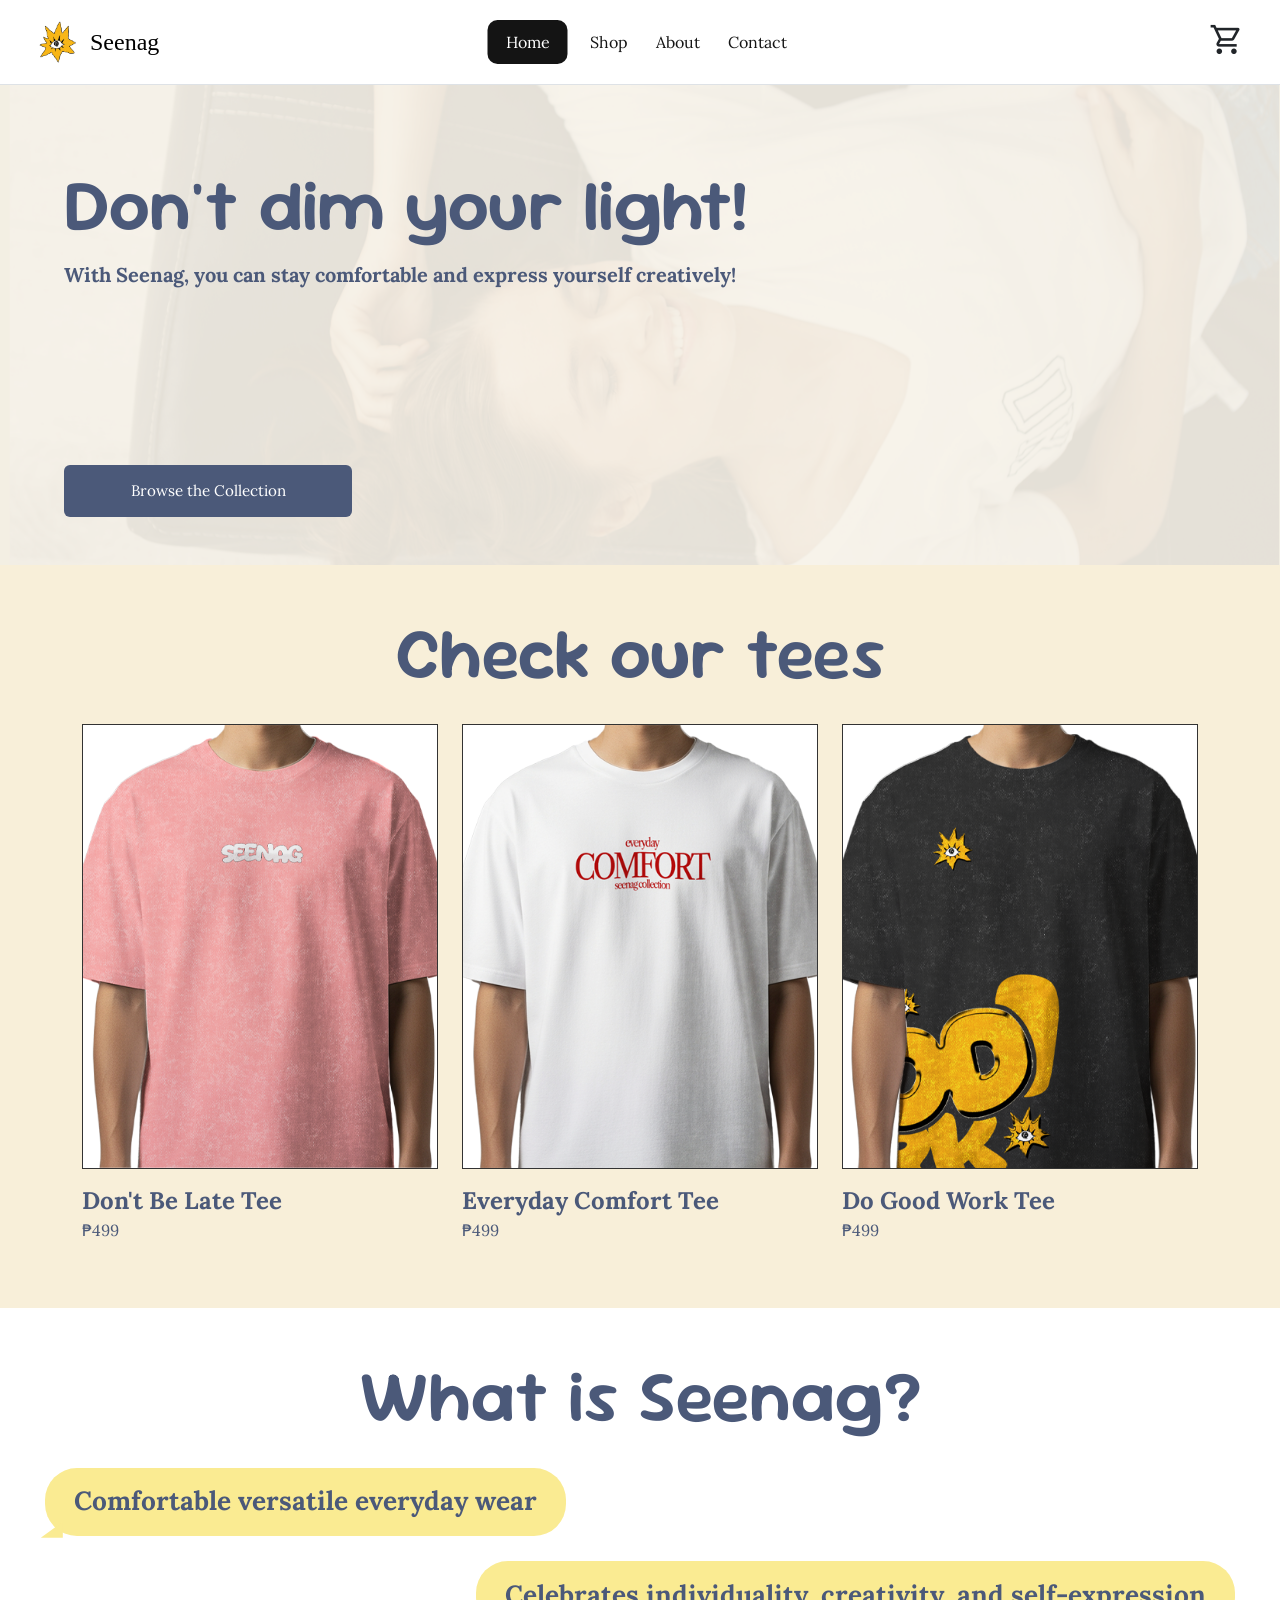
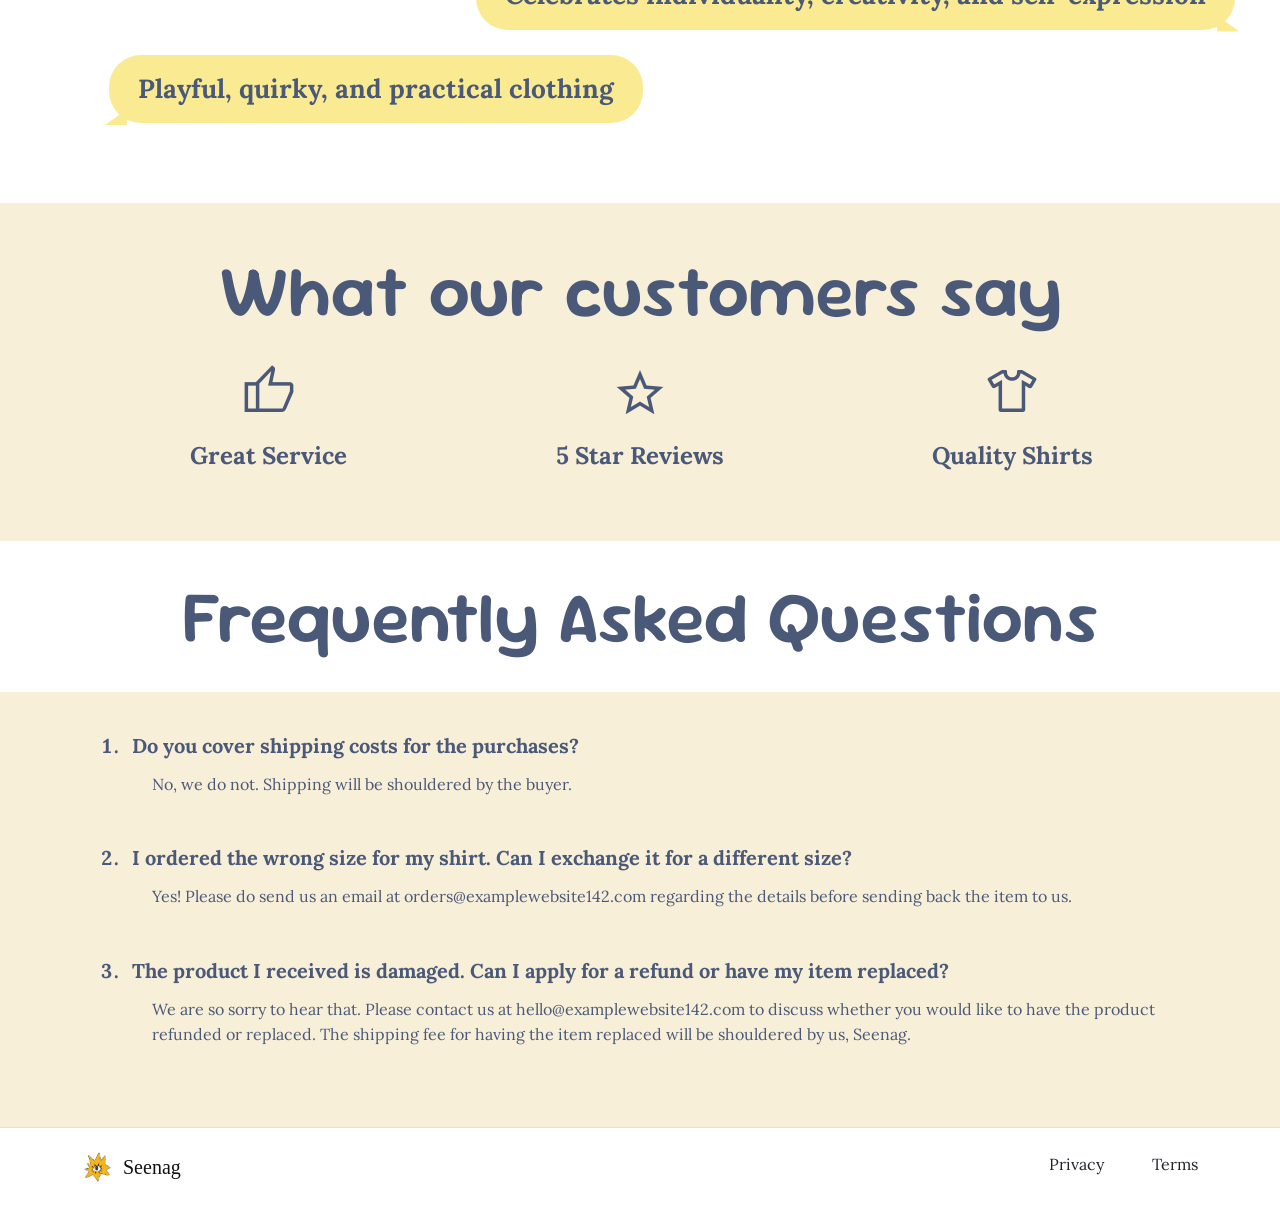
<file: index.html>
<!DOCTYPE html>
<html lang="en">

<head>
    <meta charset="utf-8">
    <meta name="viewport" content="width=device-width, initial-scale=1.0">
    <meta name="description" content="Seenag Signature Essentials. Three everyday t-shirts made for comfort, fit, and quality.">

    <title>Home</title>

    <link rel="icon" type="image/svg+xml" href="data:image/svg+xml,%3Csvg xmlns='http://www.w3.org/2000/svg' viewBox='0 0 24 24'%3E%3Cpolygon points='12,2 15,9 22,9 17,14 19,21 12,17 5,21 7,14 2,9 9,9' fill='%23F9B716'/%3E%3C/svg%3E">

    <!-- Google Fonts -->
    <link rel="preconnect" href="https://fonts.googleapis.com">
    <link rel="preconnect" href="https://fonts.gstatic.com" crossorigin>
    <link href="https://fonts.googleapis.com/css2?family=Inter:wght@400;500;600&family=Libre+Caslon+Condensed:ital,wght@0,400;0,500&family=Lora:ital,wght@0,400;0,500;0,600;0,700;1,400&family=Sour+Gummy:ital,wght@0,400;0,600;0,700;0,800;1,400;1,600;1,800&display=swap" rel="stylesheet">

    <!-- Icons -->
    <link href="https://fonts.googleapis.com/css2?family=Material+Symbols+Outlined" rel="stylesheet">

    <!-- Bootstrap -->
    <link rel="stylesheet" href="https://cdn.jsdelivr.net/npm/bootstrap@5.3.3/dist/css/bootstrap.min.css" integrity="sha384-QWTKZyjpPEjISv5WaRU9OFeRpok6YctnYmDr5pNlyT2bRjXh0JMhjY6hW+ALEwIH" crossorigin="anonymous">

    <!-- Styles -->
    <link rel="stylesheet" href="css/home.css">
</head>

<body class="min-vh-100 d-flex flex-column">

    <a class="skip-link" href="#main-content">Skip to main content</a>

    <header>
        <nav class="navbar border-bottom px-4 py-3" aria-label="Main navigation">
            <div class="container-fluid">

                <span class="navbar-brand brand fs-4">
                    <img src="images/seenag-logo.png" alt="Seenag logo" style="height:42px; vertical-align:-13px; margin-right:6px;">
                    Seenag
                
                </span>

                <div class="nav-links d-flex gap-3 align-items-center">
                    <a href="index.html" class="nav-link-custom nav-pill" aria-current="page">Home</a>
                    <a href="shop.html" class="nav-link-custom">Shop</a>
                    <a href="about.html" class="nav-link-custom">About</a>
                    <a href="contact.html" class="nav-link-custom">Contact</a>
                
                </div>

                <a href="checkout.html" class="text-dark text-decoration-none" aria-label="View checkout">
                    <span class="material-symbols-outlined">shopping_cart</span>
                
                </a>
            
            </div>
        
        </nav>
    
    </header>

    <main id="main-content" class="flex-grow-1" tabindex="-1">

        <section class="hero-section" data-purpose="hero-banner">
            <img class="hero-img" src="images/homepageheadingsection.png" alt="Smiling woman lying back on a couch in a white Seenag tee">

            <div class="hero-overlay" aria-hidden="true"></div>

            <h1 class="visually-hidden">Seenag | Home</h1>

            <div class="hero-content">

                <div>
                    <p class="hero-title">Don't dim your light!</p>
                    <p class="hero-subtitle">With Seenag, you can stay comfortable and express yourself creatively!</p>
                </div>

                <a href="shop.html" class="btn-browse">Browse the Collection</a>
            </div>

        </section>

        <section class="tees-section" aria-labelledby="tees-title">
            <div class="container">

                <h2 id="tees-title" class="section-title">Check our tees</h2>

                <div class="row">

                    <div class="col-md-4 tee">

                        <a class="d-block text-decoration-none" href="dontbelate.html" aria-labelledby="dontbelate-tee-title">
                            <img src="images/dontbelate-front.png" alt="Pink Don't Be Late tee worn by a model">
                            <p id="dontbelate-tee-title" class="tee-title">Don't Be Late Tee</p>
                        </a>
                        <p class="tee-price">₱499</p>

                    </div>

                    <div class="col-md-4 tee">

                        <a class="d-block text-decoration-none" href="everydaycomfort.html" aria-labelledby="everydaycomfort-tee-title">
                            <img src="images/everydaycomfort-front.png" alt="White Everyday Comfort tee worn by a model">
                            <p id="everydaycomfort-tee-title" class="tee-title">Everyday Comfort Tee</p>
                        </a>
                        <p class="tee-price">₱499</p>

                    </div>

                    <div class="col-md-4 tee">

                        <a class="d-block text-decoration-none" href="dogoodwork.html" aria-labelledby="dogoodwork-tee-title">
                            <img src="images/dogoodwork-front.png" alt="Black Do Good Work tee worn by a model">
                            <p id="dogoodwork-tee-title" class="tee-title">Do Good Work Tee</p>
                        </a>
                        <p class="tee-price">₱499</p>

                    </div>

                </div>

            </div>

        </section>


        <section class="about-section" aria-labelledby="about-title">

            <h2 id="about-title" class="section-title">What is Seenag?</h2>

            <ul class="bubbles" role="list">
                <li class="bubble bubble-left">Comfortable versatile everyday wear</li>
                <li class="bubble bubble-right">Celebrates individuality, creativity, and self-expression</li>
                <li class="bubble bubble-left bubble-indent">Playful, quirky, and practical clothing</li>
            </ul>

        </section>


        <section class="reviews-section" aria-labelledby="reviews-title">

            <div class="container">
                <h2 id="reviews-title" class="section-title">What our customers say</h2>
                <ul class="row reviews" role="list">
                    <li class="col-md-4">
                        <span class="material-symbols-outlined review-icon" aria-hidden="true">thumb_up</span>
                        <p>Great Service</p>
                    </li>

                    <li class="col-md-4">
                        <span class="material-symbols-outlined review-icon" aria-hidden="true">star</span>
                        <p>5 Star Reviews</p>
                    </li>

                    <li class="col-md-4">
                        <span class="material-symbols-outlined review-icon" aria-hidden="true">apparel</span>
                        <p>Quality Shirts</p>
                    </li>

                </ul>

            </div>

        </section>

        <section class="faq-section" aria-labelledby="faq-title">
            <h2 id="faq-title" class="section-title">Frequently Asked Questions</h2>
            <div class="faq-list">
                <ol class="faq-inner">
                    <li>
                        <h3>Do you cover shipping costs for the purchases?</h3>
                        <p>No, we do not. Shipping will be shouldered by the buyer.</p>
                    </li>

                    <li>
                        <h3>I ordered the wrong size for my shirt. Can I exchange it for a different size?</h3>
                        <p>Yes! Please do send us an email at orders@examplewebsite142.com regarding the details before sending back the item to us.</p>
                    </li>

                    <li>
                        <h3>The product I received is damaged. Can I apply for a refund or have my item replaced?</h3>
                        <p>We are so sorry to hear that. Please contact us at hello@examplewebsite142.com to discuss whether you would like to have the product refunded or replaced. The shipping fee for having the item replaced will be shouldered by us, Seenag.</p>
                    </li>

                </ol>
                
            </div>
        </section>

    </main>

    <footer class="py-4 border-top">
      <div class="container">
        <div class="d-flex justify-content-between align-items-start flex-wrap gap-3">
          <span class="brand fs-5">
            <img src="images/seenag-logo.png" alt="" style="height:30px; vertical-align:-8px; margin-right:6px;">
            Seenag
          </span>
          <div class="d-flex gap-5">
            <a href="privacyterms.html#privacy" class="text-dark text-decoration-none">Privacy</a>
            <a href="privacyterms.html#terms" class="text-dark text-decoration-none">Terms</a>
          </div>
        </div>
      </div>
    </footer>

    <script crossorigin="anonymous" integrity="sha384-YvpcrYf0tY3lHB60NNkmXc5s9fDVZLESaAA55NDzOxhy9GkcIdslK1eN7N6jIeHz" src="https://cdn.jsdelivr.net/npm/bootstrap@5.3.3/dist/js/bootstrap.bundle.min.js"></script>

    <script src="js/home.js"></script>

</body>

</html>
</file>
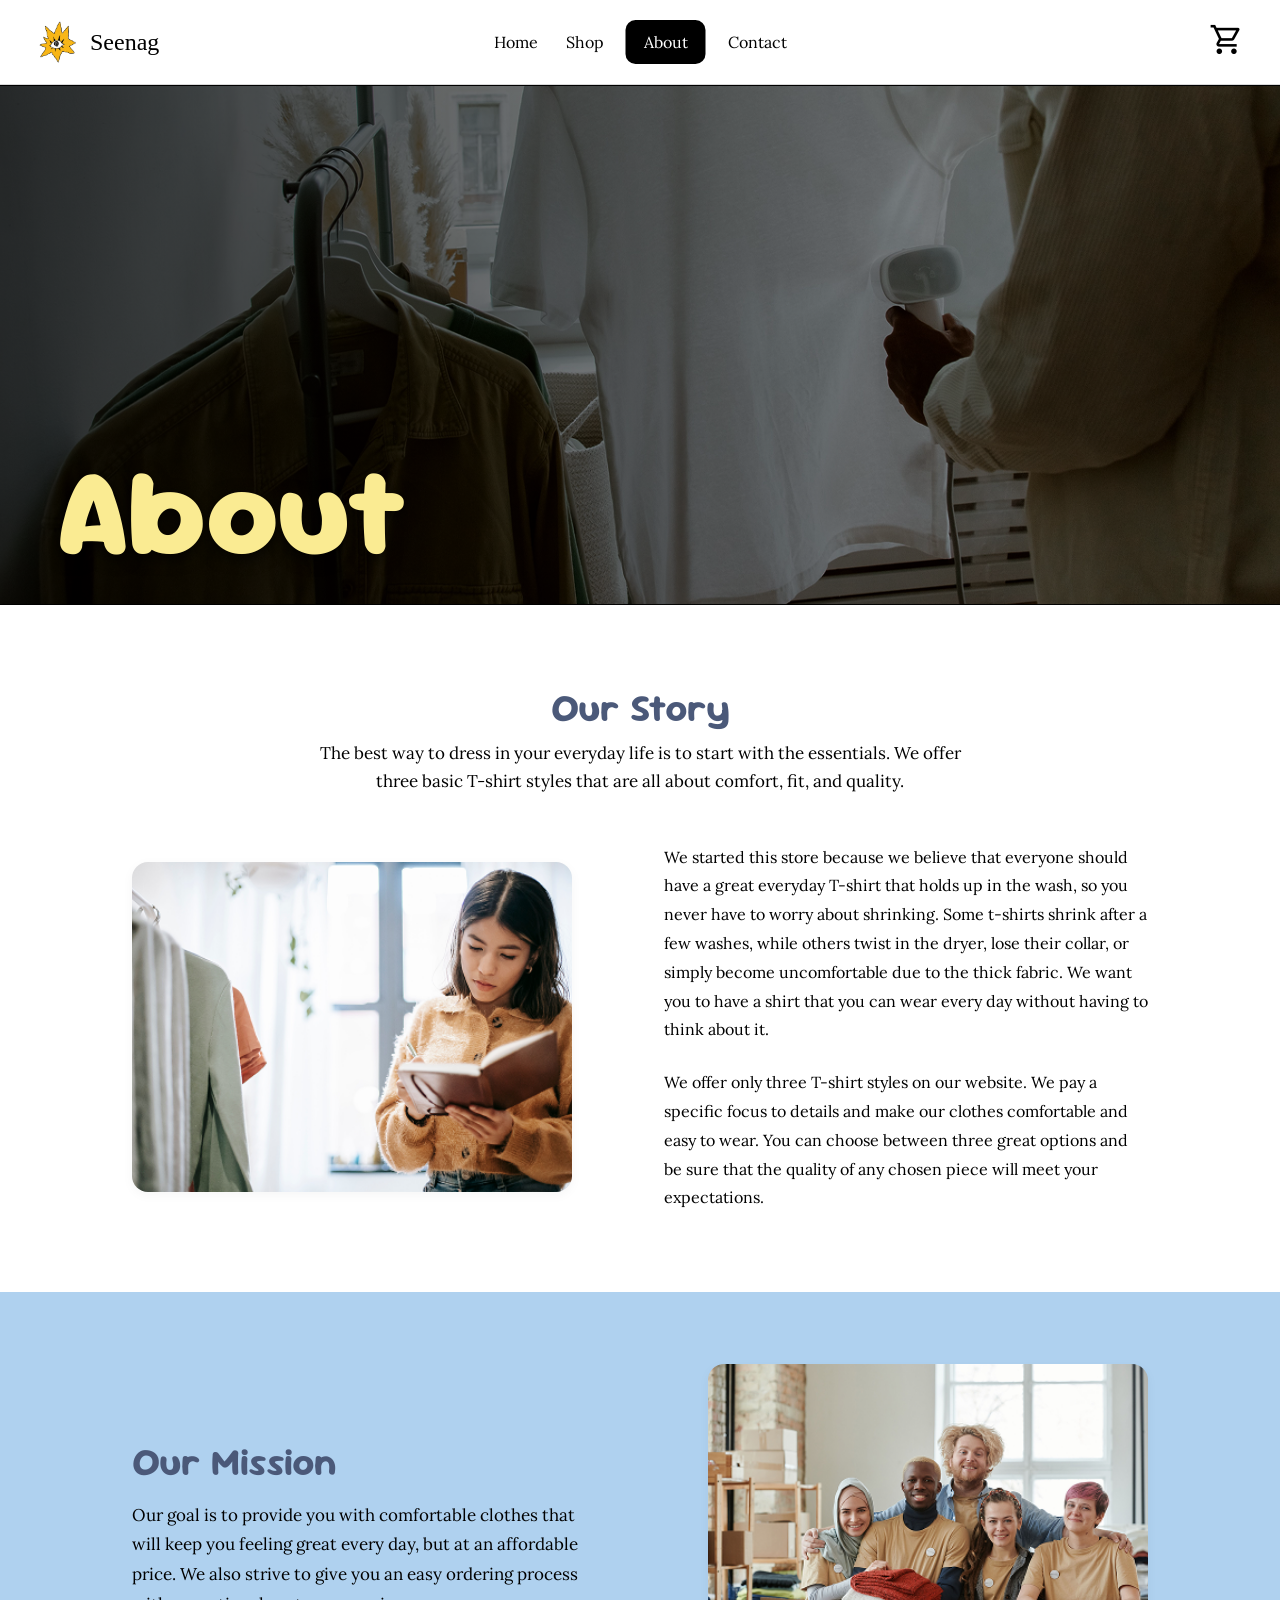
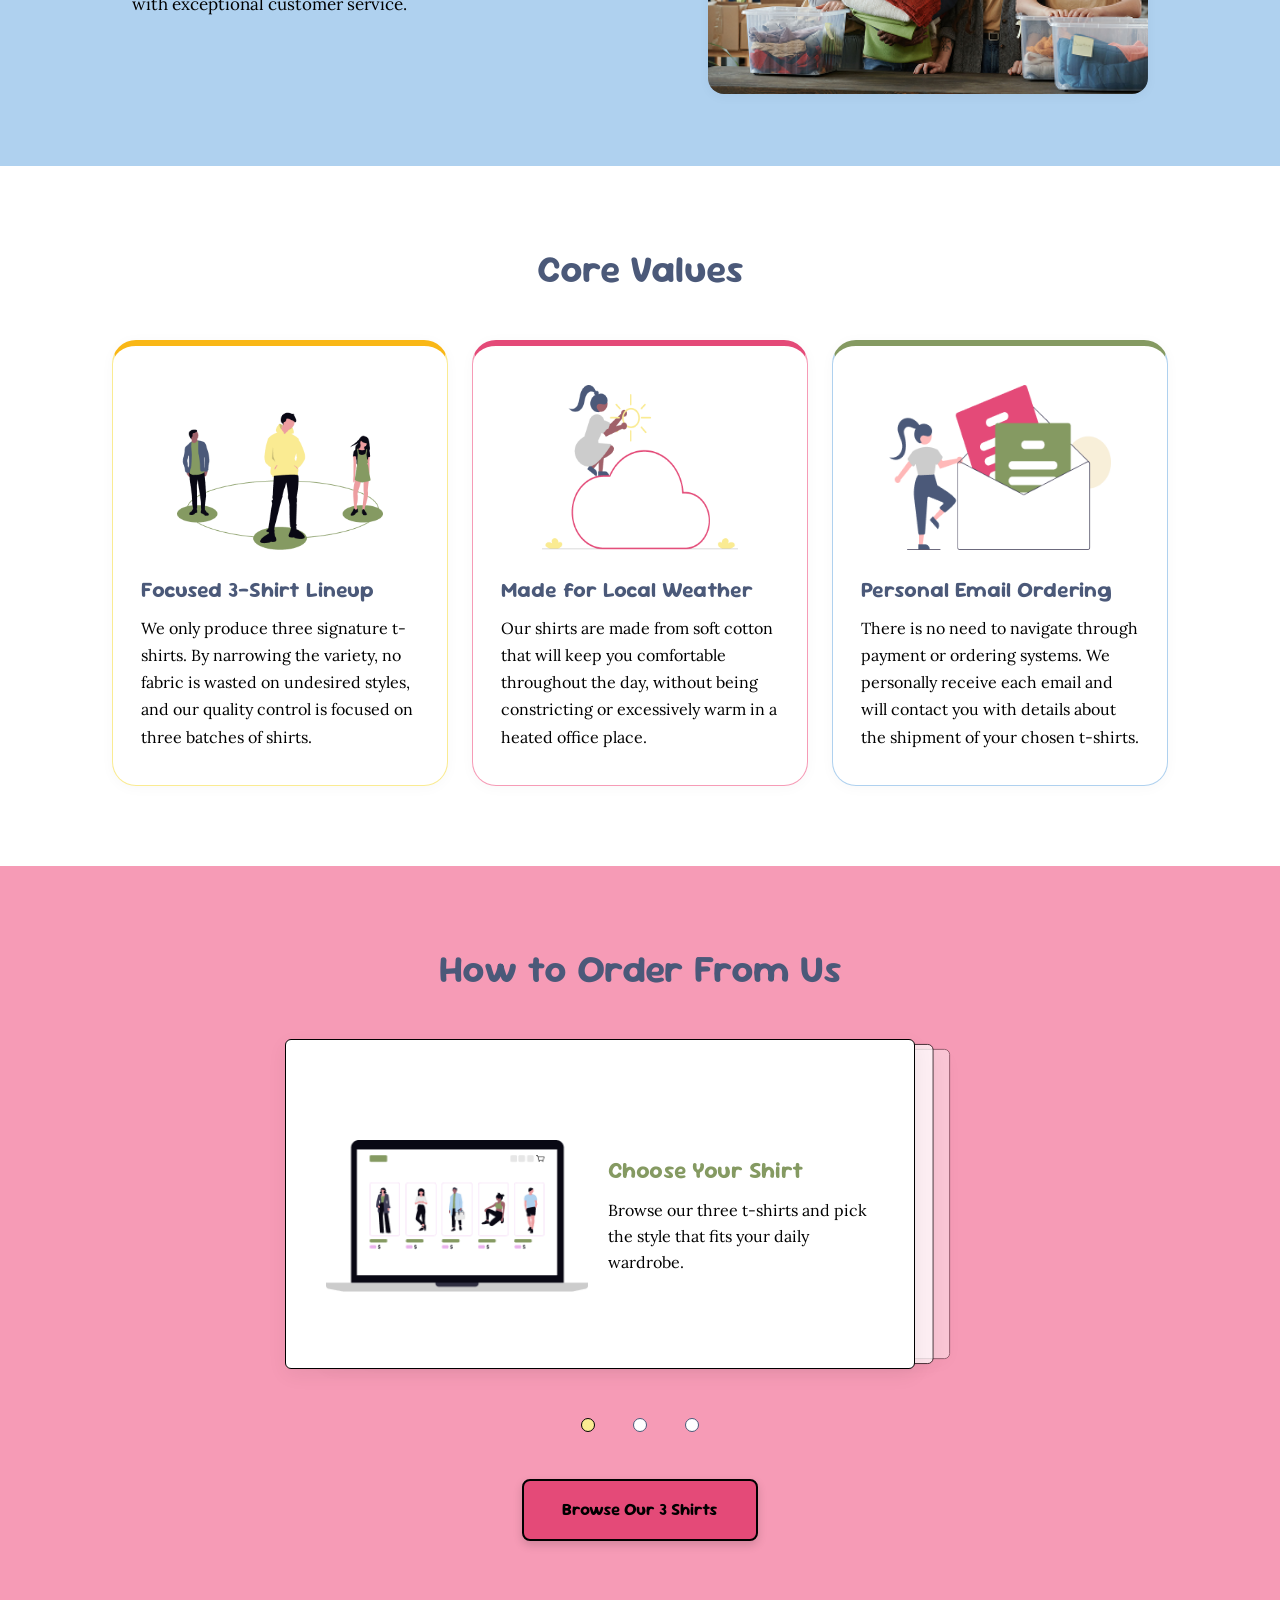
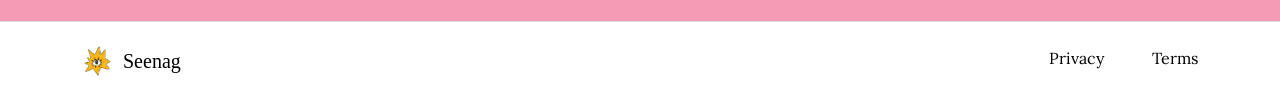
<file: about.html>
<!DOCTYPE html>

<html lang="en">
<head>
    <meta charset="utf-8"/>
    <meta content="width=device-width, initial-scale=1.0" name="viewport"/>
    <title>About Us</title>
    <meta content="Learn about Seenag's story, mission, core values, and our focused three-shirt collection made for everyday comfort." name="description"/>

    <link href="data:image/svg+xml,%3Csvg xmlns='http://www.w3.org/2000/svg' viewBox='0 0 24 24'%3E%3Cpolygon points='12,2 15,9 22,9 17,14 19,21 12,17 5,21 7,14 2,9 9,9' fill='%23F9B716'/%3E%3C/svg%3E" rel="icon" type="image/svg+xml"/>

    <link href="https://fonts.googleapis.com" rel="preconnect"/>
    <link crossorigin="" href="https://fonts.gstatic.com" rel="preconnect"/>
    <link href="https://fonts.googleapis.com/css2?family=Lora:ital,wght@0,400;0,500;0,600;1,400&amp;family=Sour+Gummy:ital,wght@0,400;0,600;0,700;0,800;1,400;1,600;1,800&amp;display=swap" rel="stylesheet"/>

    <link href="https://fonts.googleapis.com/css2?family=Libre+Caslon+Condensed:ital,wght@0,400;0,500&amp;family=Inter:wght@400;500;600&amp;display=swap" rel="stylesheet"/>

    <link crossorigin="anonymous" href="https://cdn.jsdelivr.net/npm/bootstrap@5.3.3/dist/css/bootstrap.min.css" integrity="sha384-QWTKZyjpPEjISv5WaRU9OFeRpok6YctnYmDr5pNlyT2bRjXh0JMhjY6hW+ALEwIH" rel="stylesheet"/>

    <link href="https://fonts.googleapis.com/css2?family=Material+Symbols+Outlined" rel="stylesheet"/>

    <link href="css/about.css" rel="stylesheet"/>
    
</head>

<body>

    <a class="skip-link" href="#main-content">Skip to main content</a>

    <header>
        <nav class="navbar border-bottom px-4 py-3" aria-label="Main navigation">
            <div class="container-fluid">

                <span class="navbar-brand brand fs-4">
                    <img src="images/seenag-logo.png" alt="Seenag logo" style="height:42px; vertical-align:-13px; margin-right:6px;">
                    Seenag
                
                </span>

                <div class="nav-links d-flex gap-3 align-items-center">
                    <a href="index.html" class="nav-link-custom">Home</a>
                    <a href="shop.html" class="nav-link-custom">Shop</a>
                    <a href="about.html" class="nav-link-custom nav-pill" aria-current="page">About</a>
                    <a href="contact.html" class="nav-link-custom">Contact</a>
                
                </div>

                <a href="checkout.html" class="text-dark text-decoration-none" aria-label="View checkout">
                    <span class="material-symbols-outlined">shopping_cart</span>
                
                </a>
            
            </div>
        
        </nav>
    
    </header>

    <main id="main-content" tabindex="-1">

        <section class="hero-section" data-purpose="hero-banner">
            <img alt="Garment being steamed with care on a rack" class="hero-img" src="images/aboutpageheadingsection.png"/>
            <div class="hero-overlay"></div>
            <h1 class="hero-title">About</h1>
        
          </section>

        <section class="py-5 bg-white" data-purpose="our-story" style="padding-top: 80px !important; padding-bottom: 80px !important;">
            <div class="container" style="max-width: 1040px;">

                <div class="text-center mb-5">
                    <h2 class="section-title mb-2">Our Story</h2>
                    <p class="font-lora text-dark mx-auto" style="max-width: 680px; font-size: 1.0625rem; line-height: 1.65;">
                        The best way to dress in your everyday life is to start with the essentials. We offer three basic T-shirt styles that are all about comfort, fit, and quality.
                    
                    </p>
                
                  </div>

                <div class="row align-items-center g-4 g-lg-5">
                    <div class="col-12 col-md-6 d-flex justify-content-center justify-content-md-start">
                        <img alt="Woman carefully taking notes in apparel showroom" class="img-rounded-16" src="images/ourstory.png" style="max-width: 440px; aspect-ratio: 4/3;"/>
                    
                    </div>

                    <div class="col-12 col-md-6">
                        <p class="font-lora text-dark mb-4" style="font-size: 1rem; line-height: 1.8;">
                            We started this store because we believe that everyone should have a great everyday T-shirt that holds up in the wash, so you never have to worry about shrinking. Some t-shirts shrink after a few washes, while others twist in the dryer, lose their collar, or simply become uncomfortable due to the thick fabric. We want you to have a shirt that you can wear every day without having to think about it.

                        </p>

                        <p class="font-lora text-dark mb-0" style="font-size: 1rem; line-height: 1.8;">
                            We offer only three T-shirt styles on our website. We pay a specific focus to details and make our clothes comfortable and easy to wear. You can choose between three great options and be sure that the quality of any chosen piece will meet your expectations.
                        
                        </p>
                    
                    </div>
                
                </div>
            
            </div>
        
        </section>

        <section class="py-5 bg-soft-blue" data-purpose="our-mission" style="padding-top: 72px !important; padding-bottom: 72px !important;">
            <div class="container" style="max-width: 1040px;">
                <div class="row align-items-center g-4 g-lg-5">
                    <div class="col-12 col-md-6">
                        <div style="max-width: 460px;">
                            <h2 class="section-title mb-3">Our Mission</h2>
                            <p class="font-lora text-dark mb-0" style="font-size: 1.0625rem; line-height: 1.75;">
                                Our goal is to provide you with comfortable clothes that will keep you feeling great every day, but at an affordable price. We also strive to give you an easy ordering process with exceptional customer service.
                            
                            </p>
                        
                        </div>
                    
                    </div>

                    <div class="col-12 col-md-6 d-flex justify-content-center justify-content-md-end">
                        <img alt="Friendly diverse apparel team organizing clothing with warm smiles" class="img-rounded-16" src="images/ourmission.png" style="max-width: 440px; aspect-ratio: 4/3;"/>
                    
                    </div>
                
                </div>
            
            </div>
        
        </section>

        <section class="py-5 bg-white" data-purpose="core-values" style="padding-top: 80px !important; padding-bottom: 80px !important;">
            <div class="container" style="max-width: 1080px;">
                <div class="text-center mb-5">
                    <h2 class="section-title mb-0">Core Values</h2>
                
                </div>

                <div class="row g-4">

                    <div class="col-12 col-md-4">
                        <article class="card-value card-value-yellow" data-purpose="value-card-lineup">
                            <div class="card-illustration-wrap">
                                <img alt="Three stylized figures standing in circles showcasing three distinct clothing fits" src="images/corevalues-focused3shirtlineup.png"/>
                            
                            </div>

                            <h3 class="card-value-title">Focused 3-Shirt Lineup</h3>
                            <p class="card-value-desc font-lora">
                                We only produce three signature t-shirts. By narrowing the variety, no fabric is wasted on undesired styles, and our quality control is focused on three batches of shirts.
                            
                            </p>
                        
                        </article>
                    
                    </div>

                    <div class="col-12 col-md-4">
                        <article class="card-value card-value-pink" data-purpose="value-card-weather">
                            <div class="card-illustration-wrap">
                                <img alt="Woman reaching towards a radiant sun atop a soft cloud" src="images/corevalues-madeforlocalweather.png"/>
                            
                            </div>

                            <h3 class="card-value-title">Made for Local Weather</h3>
                            <p class="card-value-desc font-lora">
                                Our shirts are made from soft cotton that will keep you comfortable throughout the day, without being constricting or excessively warm in a heated office place.
                            
                            </p>
                        
                        </article>
                    
                    </div>

                    <div class="col-12 col-md-4">
                        <article class="card-value card-value-olive" data-purpose="value-card-ordering">
                            <div class="card-illustration-wrap">
                                <img alt="Person standing beside an open postal envelope with documents" src="images/corevalues-personalemailordering.png"/>
                            
                            </div>

                            <h3 class="card-value-title">Personal Email Ordering</h3>
                            <p class="card-value-desc font-lora">
                                There is no need to navigate through payment or ordering systems. We personally receive each email and will contact you with details about the shipment of your chosen t-shirts.
                            
                            </p>
                        
                        </article>
                    
                    </div>
                
                </div>
            
            </div>
        
        </section>

        <section class="py-5 bg-rose-pink d-flex flex-column align-items-center" data-purpose="how-to-order" style="padding-top: 80px !important; padding-bottom: 80px !important;">
            <div class="container text-center">

                <h2 class="section-title mb-5">How to Order From Us</h2>

                <div aria-label="How to order steps" aria-roledescription="carousel" class="carousel-stack-container" data-purpose="stacked-carousel" id="orderCarouselContainer" role="region" tabindex="0">

                    <div aria-hidden="true" class="carousel-card next-preview-2" data-slide-index="0" style="display: flex; flex-direction: column; justify-content: center;">
                        <div class="row align-items-center justify-content-center h-100 g-4 my-auto">
                            <div class="col-12 col-sm-6 d-flex align-items-center justify-content-center">
                                <img alt="Laptop screen displaying the three signature t-shirt styles available for selection" class="img-fluid pe-none user-select-none" src="images/howtoorderfromus-chooseyourshirt.png" style="max-height: 180px; width: auto;"/>
                            
                            </div>

                            <div class="col-12 col-sm-6 text-start ps-sm-2">
                                <h3 class="carousel-card-title">Choose Your Shirt</h3>
                                <p class="carousel-card-desc font-lora mb-0">Browse our three t-shirts and pick the style that fits your daily wardrobe.</p>
                            
                            </div>
                        
                        </div>
                    
                    </div>

                    <div aria-hidden="false" class="carousel-card active" data-slide-index="1" style="display: flex; flex-direction: column; justify-content: center;">
                        <div class="row align-items-center justify-content-center h-100 g-4 my-auto">
                            <div class="col-12 col-sm-6 d-flex align-items-center justify-content-center">
                                <img alt="Person selecting shirt size and quantity options from color swatches" class="img-fluid pe-none user-select-none" src="images/howtoorderfromus-picksizeandquantity.png" style="max-height: 180px; width: auto;"/>
                            
                            </div>

                            <div class="col-12 col-sm-6 text-start ps-sm-2">
                                <h3 class="carousel-card-title">Pick Size and Quantity</h3>
                                <p class="carousel-card-desc font-lora mb-0">Open the product page to select your exact shirt size and the quantity you need.</p>
                            
                            </div>
                        
                        </div>
                    
                    </div>

                    <div aria-hidden="true" class="carousel-card next-preview" data-slide-index="2" style="display: flex; flex-direction: column; justify-content: center;">
                        <div class="row align-items-center justify-content-center h-100 g-4 my-auto">
                            <div class="col-12 col-sm-6 d-flex align-items-center justify-content-center">
                                <img alt="Open mail envelope with a confirmation checkmark card emerging" class="img-fluid pe-none user-select-none" src="images/howtoorderfromus-sendyourorderemail.png" style="max-height: 180px; width: auto;"/>
                            
                            </div>

                            <div class="col-12 col-sm-6 text-start ps-sm-2">
                                <h3 class="carousel-card-title">Send Your Order Email</h3>
                                <p class="carousel-card-desc font-lora mb-0">Click the Browse button below to view our three signature t-shirts and email your order details.</p>
                            
                            </div>
                        
                        </div>
                    
                    </div>
                
                </div>

                <div aria-label="Carousel navigation" class="d-flex align-items-center justify-content-center gap-2 mt-4" data-purpose="carousel-dots" id="carouselDots" role="group">
                    <button aria-current="true" aria-label="Slide 1, Choose Your Shirt" class="dot-btn-touch-area active" data-dot="0" type="button">
                        <span class="dot-btn"></span>
                    
                    </button>

                    <button aria-current="false" aria-label="Slide 2, Pick Size and Quantity" class="dot-btn-touch-area" data-dot="1" type="button">
                        <span class="dot-btn"></span>
                    
                    </button>

                    <button aria-current="false" aria-label="Slide 3, Send Your Order Email" class="dot-btn-touch-area" data-dot="2" type="button">
                        <span class="dot-btn"></span>
                    
                    </button>
                
                </div>

                <div class="mt-4 pt-2">
                    <a class="order-cta-btn" href="shop.html">Browse Our 3 Shirts</a>
                </div>
            </div>
        
        </section>

    </main>

<footer class="py-4 border-top">
  <div class="container">
    <div class="d-flex justify-content-between align-items-start flex-wrap gap-3">
      <span class="brand fs-5">
        <img src="images/seenag-logo.png" alt="" style="height:30px; vertical-align:-8px; margin-right:6px;">
        Seenag
      </span>
      <div class="d-flex gap-5">
        <a href="privacyterms.html#privacy" class="text-dark text-decoration-none">Privacy</a>
        <a href="privacyterms.html#terms" class="text-dark text-decoration-none">Terms</a>
      </div>
    </div>
  </div>
</footer>

    <script crossorigin="anonymous" integrity="sha384-YvpcrYf0tY3lHB60NNkmXc5s9fDVZLESaAA55NDzOxhy9GkcIdslK1eN7N6jIeHz" src="https://cdn.jsdelivr.net/npm/bootstrap@5.3.3/dist/js/bootstrap.bundle.min.js"></script>

    <script src="js/about.js"></script>


</body>

</html>
</file>
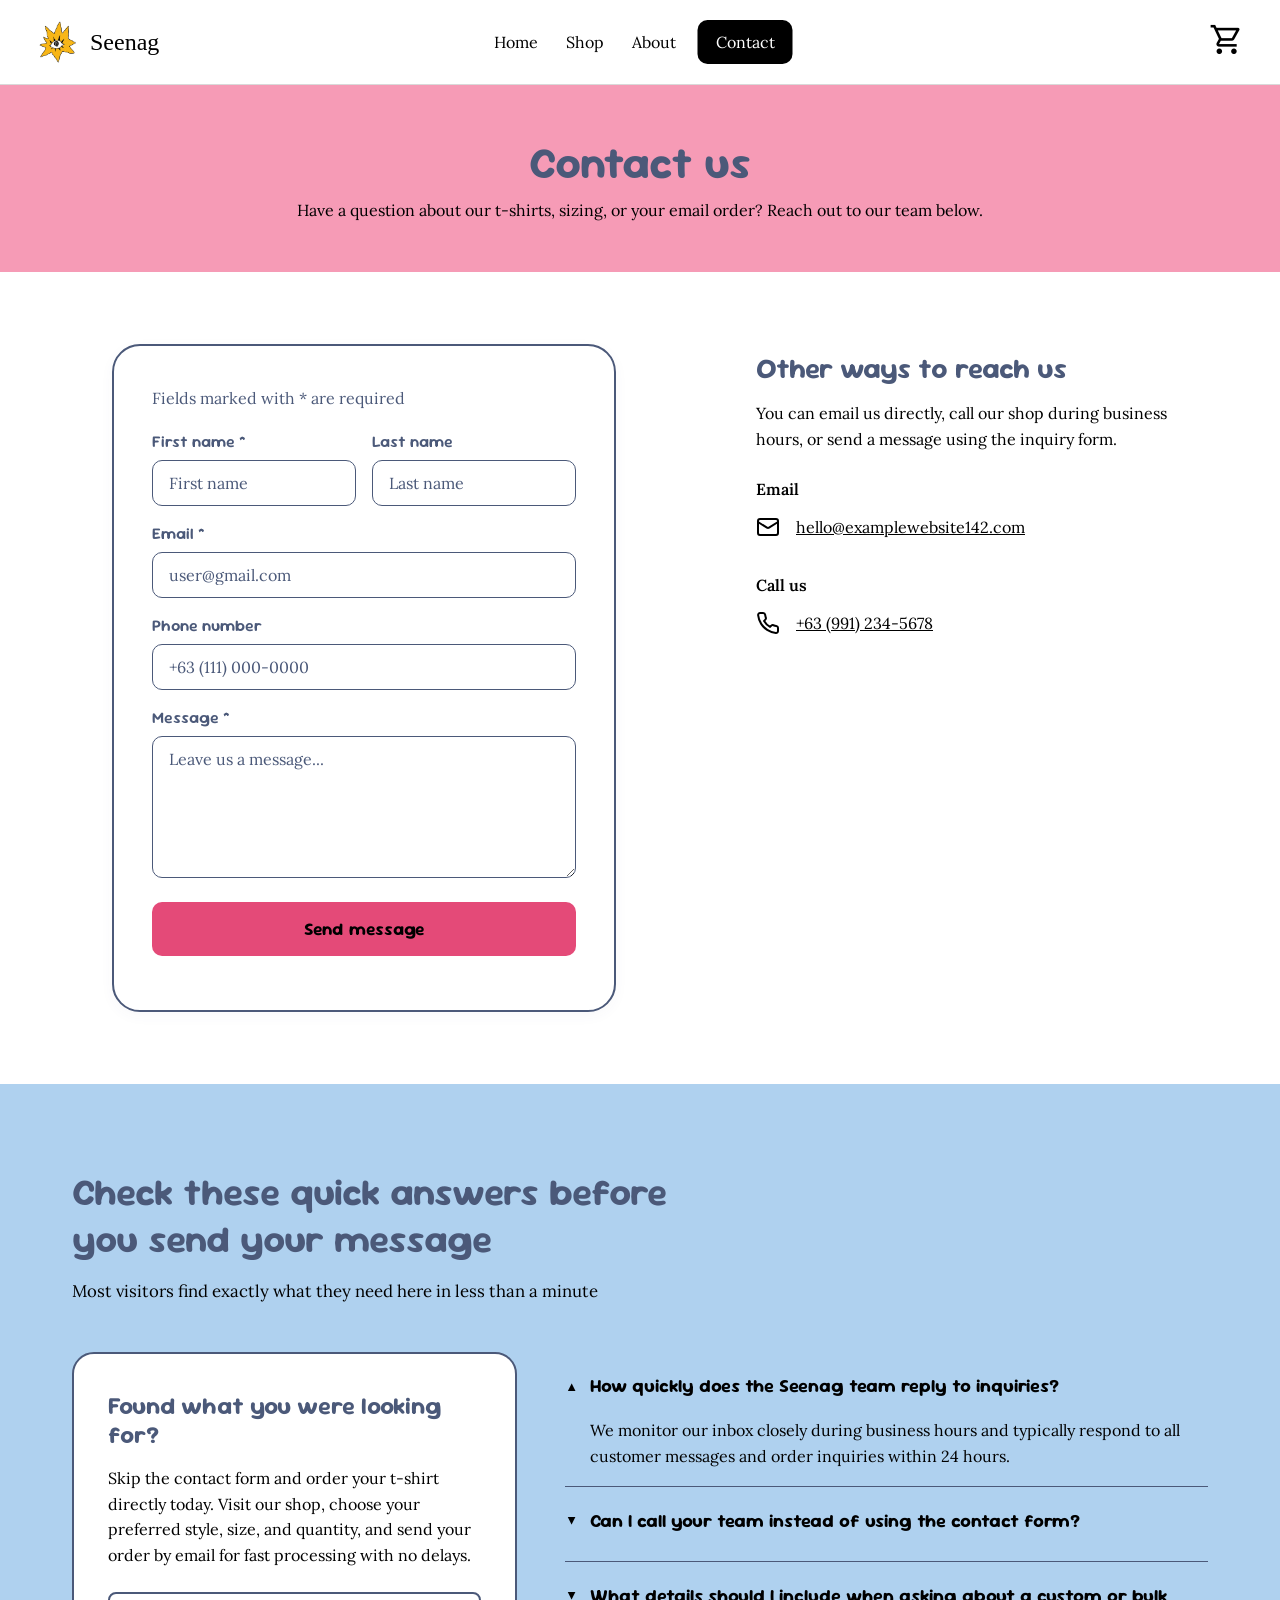
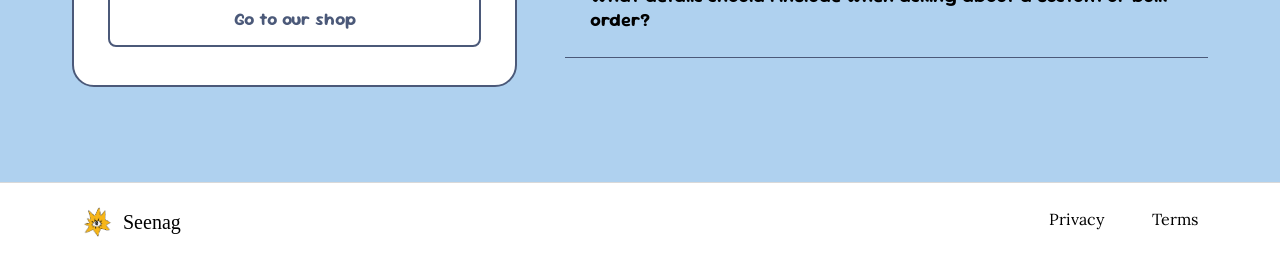
<file: contact.html>
<!DOCTYPE html>
<html lang="en">

<head>
    <meta charset="utf-8">
    <meta content="width=device-width, initial-scale=1.0" name="viewport">
    <meta content="Get in touch with Seenag for inquiries about our t-shirts, sizing, bulk orders, or email ordering." name="description">

    <title>Contact Us - Seenag</title>

    <link href="data:image/svg+xml,%3Csvg xmlns='http://www.w3.org/2000/svg' viewBox='0 0 24 24'%3E%3Cpolygon points='12,2 15,9 22,9 17,14 19,21 12,17 5,21 7,14 2,9 9,9' fill='%23F9B716'/%3E%3C/svg%3E" rel="icon" type="image/svg+xml">

    <link href="https://fonts.googleapis.com" rel="preconnect">
    <link crossorigin="" href="https://fonts.gstatic.com" rel="preconnect">
    <link href="https://fonts.googleapis.com/css2?family=Lora:ital,wght@0,400..700;1,400..700&amp;family=Sour+Gummy:ital,wght@0,100..900;1,100..900&amp;display=swap" rel="stylesheet">

    <link href="https://fonts.googleapis.com/css2?family=Libre+Caslon+Condensed:ital,wght@0,400;0,500&amp;family=Inter:wght@400;500;600&amp;display=swap" rel="stylesheet">

    <link crossorigin="anonymous" href="https://cdn.jsdelivr.net/npm/bootstrap@5.3.3/dist/css/bootstrap.min.css" integrity="sha384-QWTKZyjpPEjISv5WaRU9OFeRpok6YctnYmDr5pNlyT2bRjXh0JMhjY6hW+ALEwIH" rel="stylesheet">

    <link href="https://fonts.googleapis.com/css2?family=Material+Symbols+Outlined" rel="stylesheet">

    <link href="css/contact.css" rel="stylesheet">

</head>

<body>

    <a class="skip-link" href="#main-content">Skip to main content</a>

    <header>
        <nav class="navbar border-bottom px-4 py-3" aria-label="Main navigation">
            <div class="container-fluid">

                <span class="navbar-brand brand fs-4">
                    <img src="images/seenag-logo.png" alt="Seenag logo" style="height:42px; vertical-align:-13px; margin-right:6px;">
                    Seenag
                
                </span>

                <div class="nav-links d-flex gap-3 align-items-center">
                    <a href="index.html" class="nav-link-custom">Home</a>
                    <a href="shop.html" class="nav-link-custom">Shop</a>
                    <a href="about.html" class="nav-link-custom">About</a>
                    <a href="contact.html" class="nav-link-custom nav-pill" aria-current="page">Contact</a>
                
                </div>

                <a href="checkout.html" class="text-dark text-decoration-none" aria-label="View checkout">
                    <span class="material-symbols-outlined">shopping_cart</span>
                
                </a>
            
            </div>
        
        </nav>
    
    </header>


    <main id="main-content" tabindex="-1">

        <section class="banner-section text-center" data-purpose="contact-page-hero">
            <div class="container banner-container">
                <h1 class="brand-title mb-2">Contact us</h1>
                <p class="font-lora text-dark fs-6 mb-0">Have a question about our t-shirts, sizing, or your email order? Reach out to our team below.</p>
            
            </div>
        
        </section>


        <section class="py-5" data-purpose="contact-form-and-details">
            <div class="container py-4 main-content-container">
                <div class="row g-5 align-items-start justify-content-between">

                    <div class="col-lg-6 col-md-12">
                        <div class="contact-card-box" data-purpose="contact-form-container">
                            <p class="required-legend">Fields marked with * are required</p>

                            <form id="contactForm" novalidate="">

                                <div class="row g-3 mb-3">
                                    <div class="col-12 col-sm-6">
                                        <label class="custom-input-label" for="firstName">First name <span aria-hidden="true">*</span></label>
                                        <input aria-describedby="firstNameError" autocomplete="given-name" class="form-control-custom" id="firstName" name="firstName" placeholder="First name" required="" type="text" aria-required="true">

                                        <div class="field-error" id="firstNameError" role="alert">
                                            <span aria-hidden="true" class="field-error-icon">✕</span> Please enter your first name.
                                        
                                        </div>
                                    </div>

                                    <div class="col-12 col-sm-6">
                                        <label class="custom-input-label" for="lastName">Last name</label>
                                        <input autocomplete="family-name" class="form-control-custom" id="lastName" name="lastName" placeholder="Last name" type="text">
                                    
                                    </div>
                                
                                </div>

                                <div class="mb-3">
                                    <label class="custom-input-label" for="email">Email <span aria-hidden="true">*</span></label>
                                    <input aria-describedby="emailError" autocomplete="email" class="form-control-custom" id="email" name="email" placeholder="user@gmail.com" required="" type="email" aria-required="true">

                                    <div class="field-error" id="emailError" role="alert">
                                        <span aria-hidden="true" class="field-error-icon">✕</span> Please provide a valid email address.
                                    
                                    </div>
                                
                                </div>

                                <div class="mb-3">
                                    <label class="custom-input-label" for="phone">Phone number</label>
                                    <input autocomplete="tel" class="form-control-custom" id="phone" name="phone" placeholder="+63 (111) 000-0000" type="tel">
                                
                                </div>

                                <div class="mb-4">
                                    <label class="custom-input-label" for="message">Message <span aria-hidden="true">*</span></label>
                                    <textarea aria-describedby="messageError" class="form-control-custom" id="message" name="message" placeholder="Leave us a message..." required="" rows="5" aria-required="true"></textarea>

                                    <div class="field-error" id="messageError" role="alert">
                                        <span aria-hidden="true" class="field-error-icon">✕</span> Please enter your message.
                                    
                                    </div>
                                
                                </div>

                                <button class="btn-submit-berry" data-purpose="submit-form-button" type="submit">
                                    Send message
                                
                                </button>

                                <p aria-live="polite" class="form-status" id="formStatus" role="status"></p>
                            
                            </form>
                        
                        </div>
                    
                    </div>

                    <div class="col-lg-5 col-md-12 ps-lg-4 pt-2">
                        <h2 class="brand-subhead fs-3 mb-3">Other ways to reach us</h2>

                        <p class="font-lora text-dark fs-6 mb-4 reach-us-body">
                            You can email us directly, call our shop during business hours, or send a message using the inquiry form.
                        
                        </p>

                        <div class="mb-4" data-purpose="info-block-email">
                            <div class="font-lora fw-semibold text-dark mb-1 fs-6">Email</div>

                            <div class="d-flex align-items-center gap-3">
                                <svg aria-hidden="true" fill="none" focusable="false" height="24" stroke="#111111" stroke-linecap="round" stroke-linejoin="round" stroke-width="2" viewBox="0 0 24 24" width="24">
                                    <rect height="16" rx="2" width="20" x="2" y="4"></rect>
                                    <path d="m22 7-8.97 5.7a1.94 1.94 0 0 1-2.06 0L2 7"></path>
                                
                                </svg>

                                <a class="reach-us-link" href="mailto:hello@examplewebsite142.com">
                                    hello@examplewebsite142.com
                                
                                </a>
                            
                            </div>
                        
                        </div>

                        <div class="mb-4" data-purpose="info-block-phone">
                            <div class="font-lora fw-semibold text-dark mb-1 fs-6">Call us</div>

                            <div class="d-flex align-items-center gap-3">
                                <svg aria-hidden="true" fill="none" focusable="false" height="24" stroke="#111111" stroke-linecap="round" stroke-linejoin="round" stroke-width="2" viewBox="0 0 24 24" width="24">
                                    <path d="M22 16.92v3a2 2 0 0 1-2.18 2 19.79 19.79 0 0 1-8.63-3.07 19.5 19.5 0 0 1-6-6 19.79 19.79 0 0 1-3.07-8.67A2 2 0 0 1 4.11 2h3a2 2 0 0 1 2 1.72 12.84 12.84 0 0 0 .7 2.81 2 2 0 0 1-.45 2.11L8.09 9.91a16 16 0 0 0 6 6l1.27-1.27a2 2 0 0 1 2.11-.45 12.84 12.84 0 0 0 2.81.7A2 2 0 0 1 22 16.92z"></path>
                                
                                </svg>

                                <a class="reach-us-link" href="tel:+639912345678">
                                    +63 (991) 234-5678
                                
                                </a>
                            
                            </div>
                        
                        </div>
                    
                    </div>

                
                </div>
            
            </div>
        
        </section>


        <section class="faq-section" data-purpose="quick-answers-faq-section">
            <div class="container faq-container">

                <div class="mb-5">
                    <h2 class="brand-subhead faq-title">
                        Check these quick answers before you send your message
                    
                    </h2>

                    <p class="font-lora mt-3 mb-0 faq-subtitle">
                        Most visitors find exactly what they need here in less than a minute
                    
                    </p>
                
                </div>

                <div class="row g-5 align-items-start">

                    <div class="col-lg-5 col-md-12">
                        <div class="order-card-box" data-purpose="quick-order-callout">
                            <h3 class="brand-subhead fs-4 mb-3">Found what you were looking for?</h3>

                            <p class="font-lora order-card-body mb-4">
                                Skip the contact form and order your t-shirt directly today. Visit our shop, choose your preferred style, size, and quantity, and send your order by email for fast processing with no delays.
                            
                            </p>

                            <a class="btn-order-outline" data-purpose="shop-link" href="shop.html">
                                Go to our shop
                            
                            </a>
                        
                        </div>
                    
                    </div>

                    <div class="col-lg-7 col-md-12">
                        <div class="d-flex flex-column faq-accordion-wrapper faq-accordion" data-purpose="faq-accordion-list">

                            <div class="faq-item-row" data-purpose="faq-item">
                                <h3>
                                    <button aria-controls="faq-ans-1" aria-expanded="true" class="faq-toggle-button" type="button">
                                        <span aria-hidden="true" class="faq-arrow">▲</span>
                                        <span class="faq-question-text">How quickly does the Seenag team reply to inquiries?</span>
                                    
                                    </button>
                                
                                </h3>

                                <div class="faq-answer-body" id="faq-ans-1">
                                    We monitor our inbox closely during business hours and typically respond to all customer messages and order inquiries within 24 hours.
                                
                                </div>
                            
                            </div>

                            <div class="faq-item-row" data-purpose="faq-item">
                                <h3>
                                    <button aria-controls="faq-ans-2" aria-expanded="false" class="faq-toggle-button" type="button">
                                        <span aria-hidden="true" class="faq-arrow">▲</span>
                                        <span class="faq-question-text">Can I call your team instead of using the contact form?</span>
                                    </button>
                                
                                </h3>

                                <div class="faq-answer-body" hidden="" id="faq-ans-2">Yes! You can call our shop number during operating hours. However, using our inquiry form or emailing <a href="mailto:hello@examplewebsite142.com">hello@examplewebsite142.com</a> helps us track your concern much faster.</div>
                            
                            </div>

                            <div class="faq-item-row" data-purpose="faq-item">
                                <h3>
                                    <button aria-controls="faq-ans-3" aria-expanded="false" class="faq-toggle-button" type="button">
                                        <span aria-hidden="true" class="faq-arrow">▲</span>
                                        <span class="faq-question-text">What details should I include when asking about a custom or bulk order?</span>
                                    
                                    </button>
                                
                                </h3>

                                <div class="faq-answer-body" hidden="" id="faq-ans-3">
                                    Please include the specific t-shirt design name, your desired quantities per size, your target delivery date, and your complete shipping address so we can give you an accurate quote right away.
                                
                                </div>
                            
                            </div>

                        
                        </div>
                    
                    </div>

                
                </div>
            
            </div>
        </section>

    </main>


<footer class="py-4 border-top">
  <div class="container">
    <div class="d-flex justify-content-between align-items-start flex-wrap gap-3">
      <span class="brand fs-5">
        <img src="images/seenag-logo.png" alt="" style="height:30px; vertical-align:-8px; margin-right:6px;">
        Seenag
      </span>
      <div class="d-flex gap-5">
        <a href="privacyterms.html#privacy" class="text-dark text-decoration-none">Privacy</a>
        <a href="privacyterms.html#terms" class="text-dark text-decoration-none">Terms</a>
      </div>
    </div>
  </div>
</footer>


    <script crossorigin="anonymous" integrity="sha384-YvpcrYf0tY3lHB60NNkmXc5s9fDVZLESaAA55NDzOxhy9GkcIdslK1eN7N6jIeHz" src="https://cdn.jsdelivr.net/npm/bootstrap@5.3.3/dist/js/bootstrap.bundle.min.js"></script>

    <script src="js/contact.js"></script>

</body>

</html>
</file>
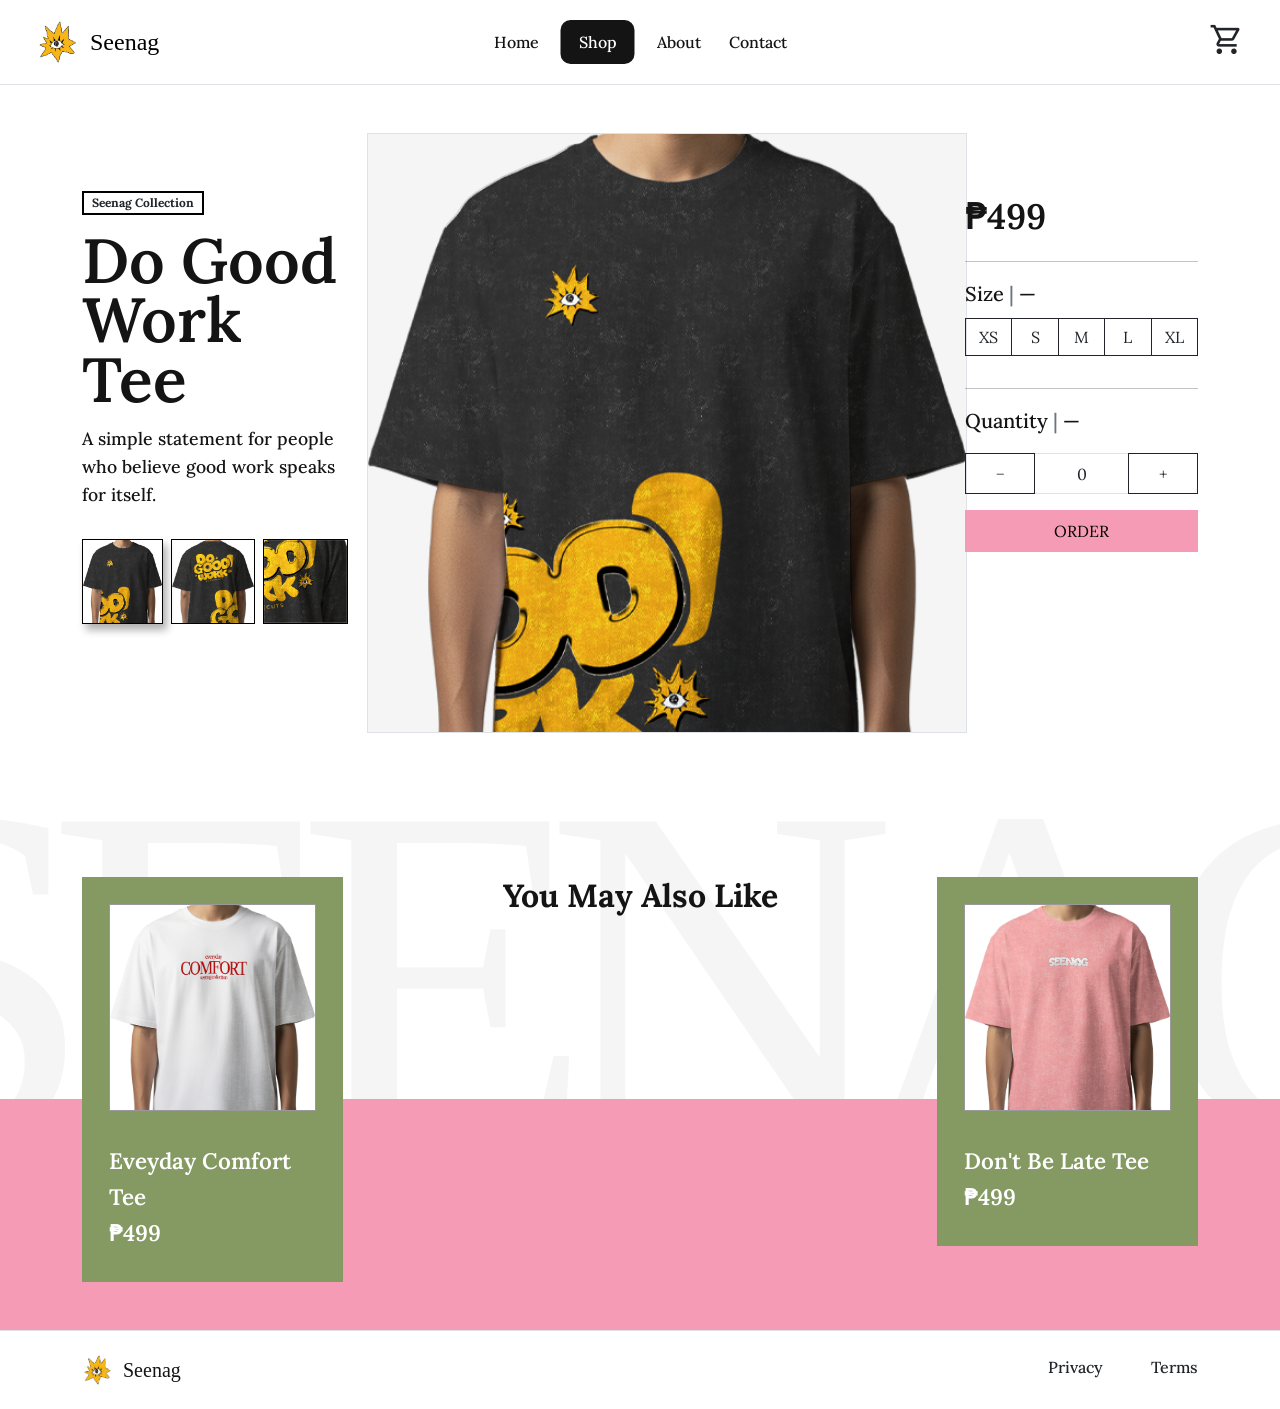
<file: dogoodwork.html>
<!DOCTYPE html>
<html lang="en">
<head>
  <meta charset="UTF-8">
  <meta name="viewport" content="width=device-width, initial-scale=1.0">
  <title>Do Good Work — Seenag</title>
  <link href="https://fonts.googleapis.com/css2?family=Libre+Caslon+Condensed:ital,wght@0,400;0,500&family=Lora:wght@400;500;600;700&family=Inter:wght@400;500;600&display=swap" rel="stylesheet">
  <link href="https://cdn.jsdelivr.net/npm/bootstrap@5.3.2/dist/css/bootstrap.min.css" rel="stylesheet">
  <link href="https://fonts.googleapis.com/css2?family=Material+Symbols+Outlined" rel="stylesheet">
  <link rel="stylesheet" href="css/productpages.css">
</head>
<body>
  <header>
<nav class="navbar border-bottom px-4 py-3" aria-label="Main navigation">
  <div class="container-fluid">
    <span class="navbar-brand brand fs-4">
      <img src="images/seenag-logo.png" alt="Seenag logo" style="height:42px; vertical-align:-13px; margin-right:6px;">
        Seenag
    </span>

    <div class="nav-links d-flex gap-3 align-items-center">
      <a href="index.html" class="nav-link-custom">Home</a>
      <a href="shop.html" class="nav-link-custom nav-pill">Shop</a>
      <a href="about.html" class="nav-link-custom">About</a>
      <a href="contact.html" class="nav-link-custom">Contact</a>
    </div>

    <a href="checkout.html" class="text-dark text-decoration-none" aria-label="View cart">
  <span class="material-symbols-outlined">shopping_cart</span>
  </a>
  </div>
</nav>
  </header>
  <main id="main">
    <section class="container py-5">
      <div class="row g-4 align-items-start">

        <div class="col-lg-3" style="margin-top:80px;">
          <span class="badge bg-white text-dark mb-3" style="border:2px solid #000; border-radius:0;">Seenag Collection</span>
          <h1 class="display-title display-5 fw-semibold">Do Good<br>Work Tee</h1>
          <p class="mt-3 product-desc">A simple statement for people who believe good work speaks for itself.</p>
          <div class="d-flex gap-2" style="margin-top:30px;">
           <img src="images/dogoodwork-front.png" alt="front view" class="thumb active-thumb" onclick="swapImage(this)">
           <img src="images/dogoodwork-back.png" alt="back view" class="thumb" onclick="swapImage(this)">
           <img src="images/dogoodwork-detail.png" alt="Close-up" class="thumb" onclick="swapImage(this)">
          </div>
        </div>

        <div class="col-lg-6">
        <img id="mainImage" src="images/dogoodwork-front.png" alt="Do Good Work Tee shown on a model" class="border" style="width:600px;height:600px;object-fit:cover;display:block;margin:0 auto;">
        </div>

        <div class="col-lg-3" style="margin-top:80px; padding-left:40px;">
          <p class="price fw-semibold mb-3">&#8369;499</p>
          <hr>

          <p class="mb-2 fs-5">Size <span class="text-secondary">|</span> <span id="selectedSize">—</span></p>
          <div class="btn-group mb-3 flex-wrap" role="group" aria-label="Choose your size">
            <input type="radio" class="btn-check" name="size" id="sizeXS" value="XS">
            <label class="btn btn-outline-dark" for="sizeXS">XS</label>

            <input type="radio" class="btn-check" name="size" id="sizeS" value="S">
            <label class="btn btn-outline-dark" for="sizeS">S</label>

            <input type="radio" class="btn-check" name="size" id="sizeM" value="M">
            <label class="btn btn-outline-dark" for="sizeM">M</label>

            <input type="radio" class="btn-check" name="size" id="sizeL" value="L">
            <label class="btn btn-outline-dark" for="sizeL">L</label>

            <input type="radio" class="btn-check" name="size" id="sizeXL" value="XL">
            <label class="btn btn-outline-dark" for="sizeXL">XL</label>
          </div>
          <hr>

          <p class="mb-3 fs-5">Quantity <span class="text-secondary">|</span> <span id="selectedQty">—</span></p>
          <div class="input-group mb-3">
            <button class="btn btn-outline-dark" type="button" onclick="changeQty(-1)" aria-label="Decrease quantity">&#8722;</button>
            <input type="text" id="qty" class="form-control text-center" value="0" aria-label="Quantity">
            <button class="btn btn-outline-dark" type="button" onclick="changeQty(1)" aria-label="Increase quantity">+</button>
          </div>

          <button type="button" id="orderBtn"
            class="btn order-btn w-100 py-2"
            data-name="Do Good Work Tee"
            data-price="499"
            data-image="images/dogoodwork-front.png"
            aria-label="Order the Do Good Work Tee">
              ORDER
          </button>
        </div>

      </div>
    </section>

    <section class="also-like">
      <div class="big-seenag" aria-hidden="true">SEENAG</div>

      <div class="container position-relative">
        <div class="row justify-content-between align-items-start g-4">

          <div class="col-md-4 col-lg-3">
            <a href="everydaycomfort.html" class="like-card">
              <img src="images/everydaycomfort-front.png" alt="Eveyrday Comfort Tee">
              <p class="like-name">Eveyday Comfort Tee</p>
              <p class="like-price">&#8369;499</p>
            </a>
          </div>

          <div class="col-md-4 text-center order-first order-md-0">
            <h2 class="also-like-title">You May Also Like</h2>
          </div>

          <div class="col-md-4 col-lg-3">
            <a href="dontbelate.html" class="like-card">
              <img src="images/dontbelate-front.png" alt="Don't Be Late Tee">
              <p class="like-name">Don't Be Late Tee</p>
              <p class="like-price">&#8369;499</p>
            </a>
          </div>

        </div>
      </div>
    </section>
  </main>

  <footer class="py-4 border-top">
    <div class="container">
      <div class="d-flex justify-content-between align-items-start flex-wrap gap-3">
        <span class="brand fs-5">
           <img src="images/seenag-logo.png" alt="" style="height:30px; vertical-align:-8px; margin-right:6px;">
           Seenag
        </span>
        <div class="d-flex gap-5">
          <a href="privacyterms.html" class="text-dark text-decoration-none">Privacy</a>
          <a href="privacyterms.html" class="text-dark text-decoration-none">Terms</a>
        </div>
      </div>
    </div>
  </footer>

  <script src="https://cdn.jsdelivr.net/npm/bootstrap@5.3.2/dist/js/bootstrap.bundle.min.js"></script>
  <script src="js/productpages.js"></script>
</body>
</html>
</file>
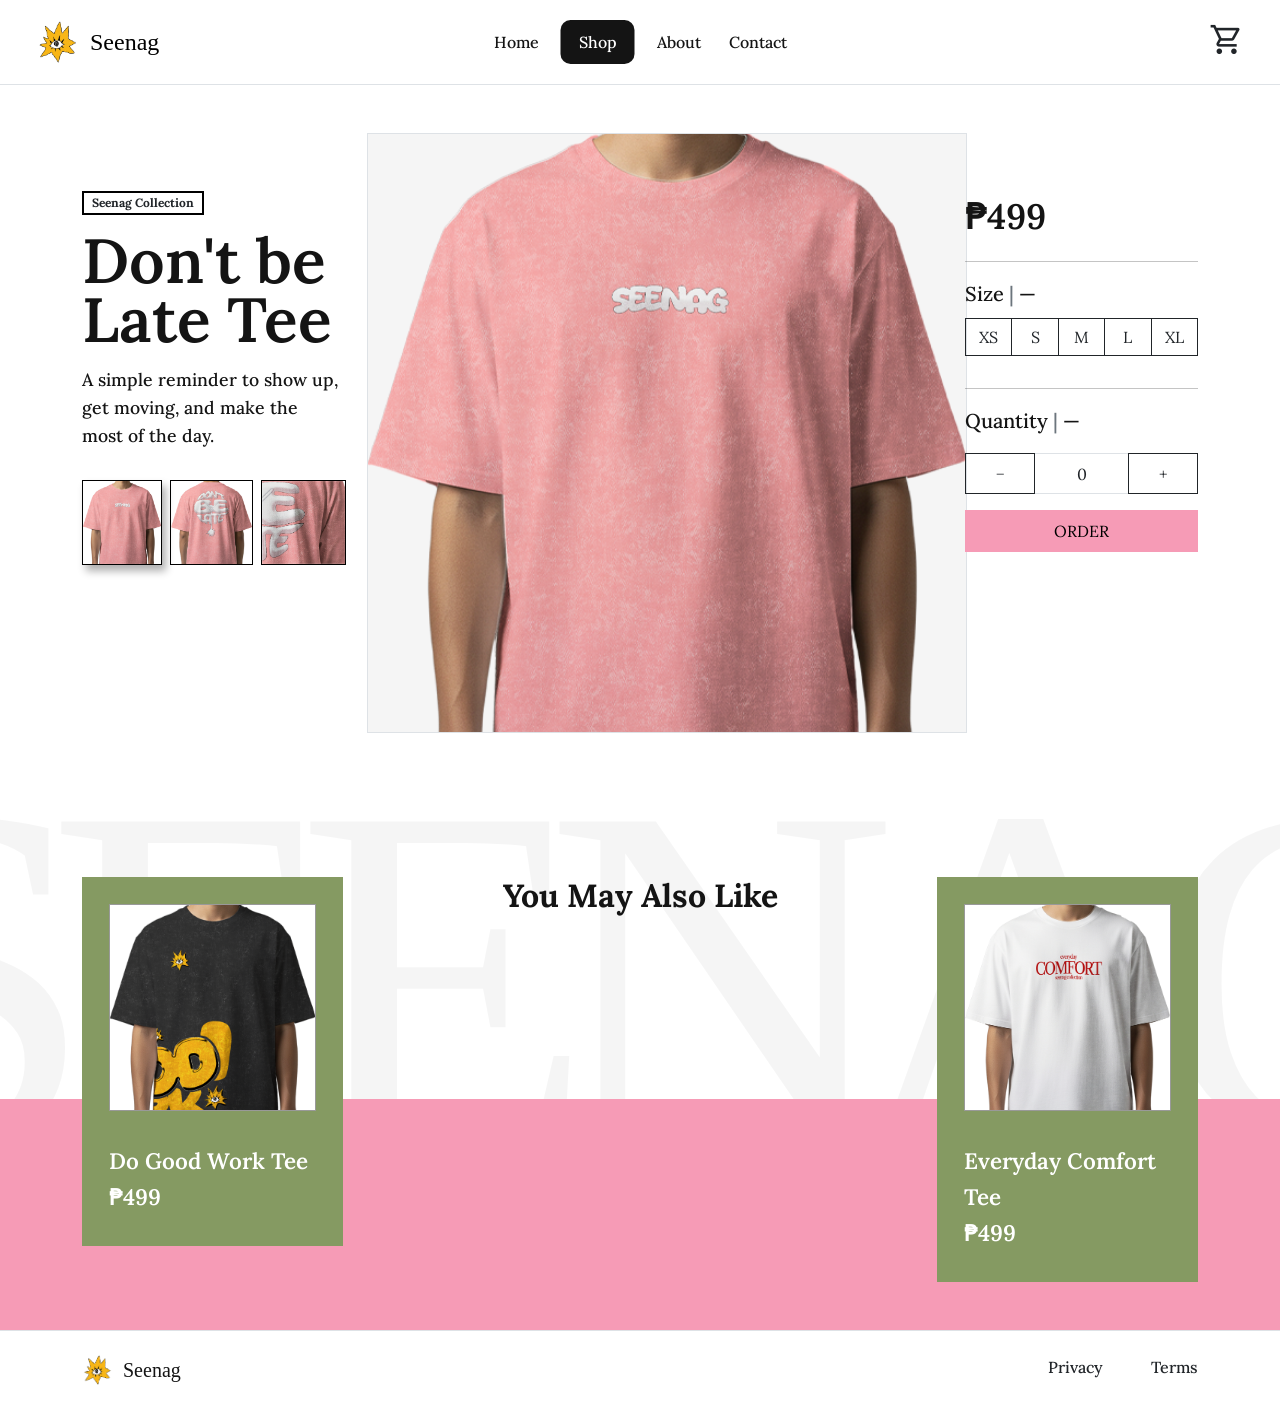
<file: dontbelate.html>
<!DOCTYPE html>
<html lang="en">
<head>
  <meta charset="UTF-8">
  <meta name="viewport" content="width=device-width, initial-scale=1.0">
  <title>Don't Be Late — Seenag</title>
  <link href="https://fonts.googleapis.com/css2?family=Libre+Caslon+Condensed:ital,wght@0,400;0,500&family=Lora:wght@400;500;600;700&family=Inter:wght@400;500;600&display=swap" rel="stylesheet">
  <link href="https://cdn.jsdelivr.net/npm/bootstrap@5.3.2/dist/css/bootstrap.min.css" rel="stylesheet">
  <link href="https://fonts.googleapis.com/css2?family=Material+Symbols+Outlined" rel="stylesheet">
  <link rel="stylesheet" href="css/productpages.css">
</head>
<body>
  <header>
<nav class="navbar border-bottom px-4 py-3" aria-label="Main navigation">
  <div class="container-fluid">
    <span class="navbar-brand brand fs-4">
      <img src="images/seenag-logo.png" alt="Seenag logo" style="height:42px; vertical-align:-13px; margin-right:6px;">
        Seenag
    </span>

    <div class="nav-links d-flex gap-3 align-items-center">
      <a href="index.html" class="nav-link-custom">Home</a>
      <a href="shop.html" class="nav-link-custom nav-pill">Shop</a>
      <a href="about.html" class="nav-link-custom">About</a>
      <a href="contact.html" class="nav-link-custom">Contact</a>
    </div>

    <a href="checkout.html" class="text-dark text-decoration-none" aria-label="View cart">
  <span class="material-symbols-outlined">shopping_cart</span>
  </a>
  </div>
</nav>
  </header>
  <main id="main">
    <section class="container py-5">
      <div class="row g-4 align-items-start">

        <div class="col-lg-3" style="margin-top:80px;">
          <span class="badge bg-white text-dark mb-3" style="border:2px solid #000; border-radius:0;">Seenag Collection</span>
          <h1 class="display-title display-5 fw-semibold">Don't be<br>Late Tee</h1>
          <p class="mt-3 product-desc">A simple reminder to show up, get moving, and make the most of the day.</p>
          <div class="d-flex gap-2" style="margin-top:30px;">
           <img src="images/dontbelate-front.png" alt="front view" class="thumb active-thumb" onclick="swapImage(this)">
           <img src="images/dontbelate-back.png" alt="back view" class="thumb" onclick="swapImage(this)">
           <img src="images/dontbelate-detail.png" alt="Close-up" class="thumb" onclick="swapImage(this)">
          </div>
        </div>

        <div class="col-lg-6">
        <img id="mainImage" src="images/dontbelate-front.png" alt="Dont be Late Tee shown on a model" class="border" style="width:600px;height:600px;object-fit:cover;display:block;margin:0 auto;">
        </div>

        <div class="col-lg-3" style="margin-top:80px; padding-left:40px;">
          <p class="price fw-semibold mb-3">&#8369;499</p>
          <hr>

          <p class="mb-2 fs-5">Size <span class="text-secondary">|</span> <span id="selectedSize">—</span></p>
          <div class="btn-group mb-3 flex-wrap" role="group" aria-label="Choose your size">
            <input type="radio" class="btn-check" name="size" id="sizeXS" value="XS">
            <label class="btn btn-outline-dark" for="sizeXS">XS</label>

            <input type="radio" class="btn-check" name="size" id="sizeS" value="S">
            <label class="btn btn-outline-dark" for="sizeS">S</label>

            <input type="radio" class="btn-check" name="size" id="sizeM" value="M">
            <label class="btn btn-outline-dark" for="sizeM">M</label>

            <input type="radio" class="btn-check" name="size" id="sizeL" value="L">
            <label class="btn btn-outline-dark" for="sizeL">L</label>

            <input type="radio" class="btn-check" name="size" id="sizeXL" value="XL">
            <label class="btn btn-outline-dark" for="sizeXL">XL</label>
          </div>
          <hr>

          <p class="mb-3 fs-5">Quantity <span class="text-secondary">|</span> <span id="selectedQty">—</span></p>
          <div class="input-group mb-3">
            <button class="btn btn-outline-dark" type="button" onclick="changeQty(-1)" aria-label="Decrease quantity">&#8722;</button>
            <input type="text" id="qty" class="form-control text-center" value="0" aria-label="Quantity">
            <button class="btn btn-outline-dark" type="button" onclick="changeQty(1)" aria-label="Increase quantity">+</button>
          </div>

          <button type="button" id="orderBtn"
            class="btn order-btn w-100 py-2"
            data-name="Dont Be Late Tee"
            data-price="499"
            data-image="images/dontbelate-front.png"
            aria-label="Order the Dont Be Late Tee">
              ORDER
          </button>
        </div>

      </div>
    </section>

    <section class="also-like">
      <div class="big-seenag" aria-hidden="true">SEENAG</div>

      <div class="container position-relative">
        <div class="row justify-content-between align-items-start g-4">

          <div class="col-md-4 col-lg-3">
            <a href="dogoodwork.html" class="like-card">
              <img src="images/dogoodwork-front.png" alt="Do Good Work Tee">
              <p class="like-name">Do Good Work Tee</p>
              <p class="like-price">&#8369;499</p>
            </a>
          </div>

          <div class="col-md-4 text-center order-first order-md-0">
            <h2 class="also-like-title">You May Also Like</h2>
          </div>

          <div class="col-md-4 col-lg-3">
            <a href="everydaycomfort.html" class="like-card">
              <img src="images/everydaycomfort-front.png" alt="Don't Be Late Tee">
              <p class="like-name">Everyday Comfort Tee</p>
              <p class="like-price">&#8369;499</p>
            </a>
          </div>

        </div>
      </div>
    </section>
  </main>

  <footer class="py-4 border-top">
    <div class="container">
      <div class="d-flex justify-content-between align-items-start flex-wrap gap-3">
        <span class="brand fs-5">
           <img src="images/seenag-logo.png" alt="" style="height:30px; vertical-align:-8px; margin-right:6px;">
           Seenag
        </span>
        <div class="d-flex gap-5">
          <a href="privacyterms.html" class="text-dark text-decoration-none">Privacy</a>
          <a href="privacyterms.html" class="text-dark text-decoration-none">Terms</a>
        </div>
      </div>
  </footer>

  <script src="https://cdn.jsdelivr.net/npm/bootstrap@5.3.2/dist/js/bootstrap.bundle.min.js"></script>
  <script src="js/productpages.js"></script>
</body>
</html>
</file>
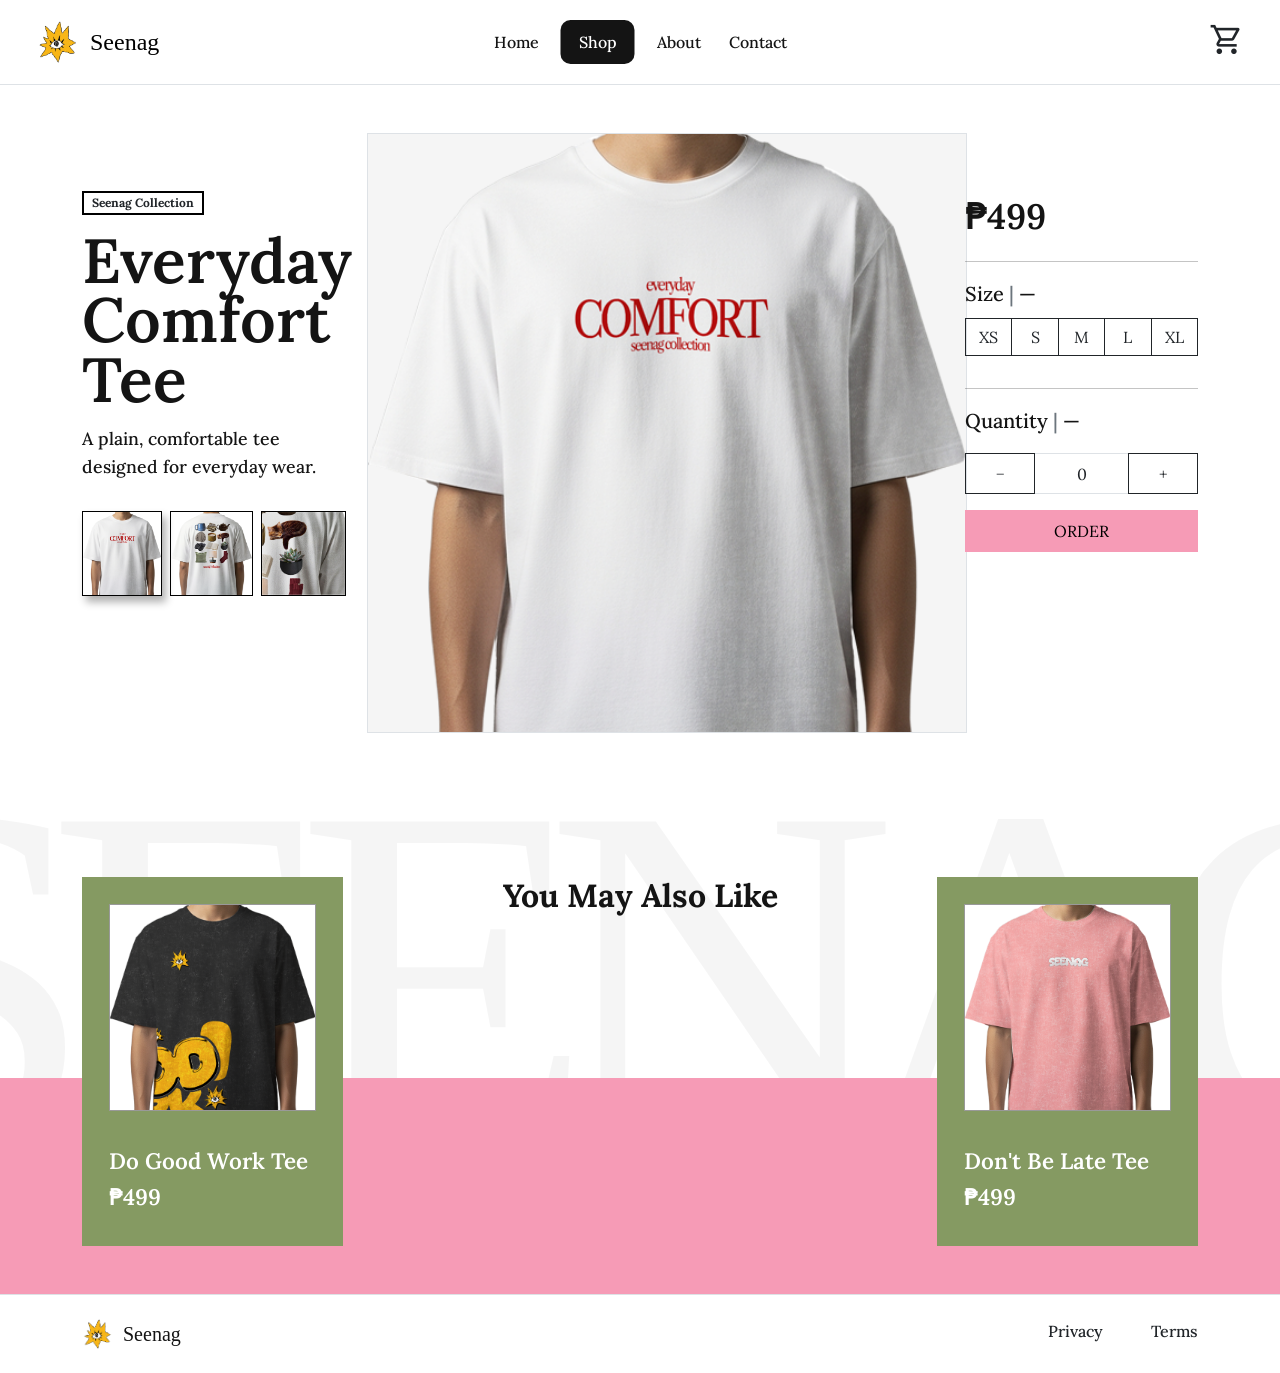
<file: everydaycomfort.html>
<!DOCTYPE html>
<html lang="en">
<head>
  <meta charset="UTF-8">
  <meta name="viewport" content="width=device-width, initial-scale=1.0">
  <title>Everyday Comfort Tee — Seenag</title>
  <link href="https://fonts.googleapis.com/css2?family=Libre+Caslon+Condensed:ital,wght@0,400;0,500&family=Lora:wght@400;500;600;700&family=Inter:wght@400;500;600&display=swap" rel="stylesheet">
  <link href="https://cdn.jsdelivr.net/npm/bootstrap@5.3.2/dist/css/bootstrap.min.css" rel="stylesheet">
  <link href="https://fonts.googleapis.com/css2?family=Material+Symbols+Outlined" rel="stylesheet">
  <link rel="stylesheet" href="css/productpages.css">
</head>
<body>
  <header>
<nav class="navbar border-bottom px-4 py-3" aria-label="Main navigation">
  <div class="container-fluid">
    <span class="navbar-brand brand fs-4">
      <img src="images/seenag-logo.png" alt="Seenag logo" style="height:42px; vertical-align:-13px; margin-right:6px;">
        Seenag
    </span>

    <div class="nav-links d-flex gap-3 align-items-center">
      <a href="index.html" class="nav-link-custom">Home</a>
      <a href="shop.html" class="nav-link-custom nav-pill">Shop</a>
      <a href="about.html" class="nav-link-custom">About</a>
      <a href="contact.html" class="nav-link-custom">Contact</a>
    </div>

    <a href="checkout.html" class="text-dark text-decoration-none" aria-label="View cart">
  <span class="material-symbols-outlined">shopping_cart</span>
  </a>
  </div>
</nav>
  </header>
  <main id="main">
    <section class="container py-5">
      <div class="row g-4 align-items-start">

        <div class="col-lg-3" style="margin-top:80px;">
          <span class="badge bg-white text-dark mb-3" style="border:2px solid #000; border-radius:0;">Seenag Collection</span>
          <h1 class="display-title display-5 fw-semibold">Everyday<br>Comfort<br>Tee</h1>
          <p class="mt-3 product-desc">A plain, comfortable tee designed for everyday wear.</p>
          <div class="d-flex gap-2" style="margin-top:30px;">
           <img src="images/everydaycomfort-front.png" alt="front view" class="thumb active-thumb" onclick="swapImage(this)">
           <img src="images/everydaycomfort-back.png" alt="back view" class="thumb" onclick="swapImage(this)">
           <img src="images/everydaycomfort-detail.png" alt="Close-up" class="thumb" onclick="swapImage(this)">
          </div>
        </div>

        <div class="col-lg-6">
        <img id="mainImage" src="images/everydaycomfort-front.png" alt="Everyday Comfort Tee shown on a model" class="border" style="width:600px;height:600px;object-fit:cover;display:block;margin:0 auto;">
        </div>

        <div class="col-lg-3" style="margin-top:80px; padding-left:40px;">
          <p class="price fw-semibold mb-3">&#8369;499</p>
          <hr>

          <p class="mb-2 fs-5">Size <span class="text-secondary">|</span> <span id="selectedSize">—</span></p>
          <div class="btn-group mb-3 flex-wrap" role="group" aria-label="Choose your size">
            <input type="radio" class="btn-check" name="size" id="sizeXS" value="XS">
            <label class="btn btn-outline-dark" for="sizeXS">XS</label>

            <input type="radio" class="btn-check" name="size" id="sizeS" value="S">
            <label class="btn btn-outline-dark" for="sizeS">S</label>

            <input type="radio" class="btn-check" name="size" id="sizeM" value="M">
            <label class="btn btn-outline-dark" for="sizeM">M</label>

            <input type="radio" class="btn-check" name="size" id="sizeL" value="L">
            <label class="btn btn-outline-dark" for="sizeL">L</label>

            <input type="radio" class="btn-check" name="size" id="sizeXL" value="XL">
            <label class="btn btn-outline-dark" for="sizeXL">XL</label>
          </div>
          <hr>

          <p class="mb-3 fs-5">Quantity <span class="text-secondary">|</span> <span id="selectedQty">—</span></p>
          <div class="input-group mb-3">
            <button class="btn btn-outline-dark" type="button" onclick="changeQty(-1)" aria-label="Decrease quantity">&#8722;</button>
            <input type="text" id="qty" class="form-control text-center" value="0" aria-label="Quantity">
            <button class="btn btn-outline-dark" type="button" onclick="changeQty(1)" aria-label="Increase quantity">+</button>
          </div>

          <button type="button" id="orderBtn"
            class="btn order-btn w-100 py-2"
            data-name="Everyday Comfort Tee"
            data-price="499"
            data-image="images/everydaycomfort-front.png"
            aria-label="Order the Everyday Comfort Tee">
              ORDER
          </button>
        </div>

      </div>
    </section>

    <section class="also-like">
      <div class="big-seenag" aria-hidden="true">SEENAG</div>

      <div class="container position-relative">
        <div class="row justify-content-between align-items-start g-4">

          <div class="col-md-4 col-lg-3">
            <a href="dogoodwork.html" class="like-card">
              <img src="images/dogoodwork-front.png" alt="Do Good Work Tee">
              <p class="like-name">Do Good Work Tee</p>
              <p class="like-price">&#8369;499</p>
            </a>
          </div>

          <div class="col-md-4 text-center order-first order-md-0">
            <h2 class="also-like-title">You May Also Like</h2>
          </div>

          <div class="col-md-4 col-lg-3">
            <a href="dontbelate.html" class="like-card">
              <img src="images/dontbelate-front.png" alt="Don't Be Late Tee">
              <p class="like-name">Don't Be Late Tee</p>
              <p class="like-price">&#8369;499</p>
            </a>
          </div>

        </div>
      </div>
    </section>
  </main>

  <footer class="py-4 border-top">
    <div class="container">
      <div class="d-flex justify-content-between align-items-start flex-wrap gap-3">
        <span class="brand fs-5">
           <img src="images/seenag-logo.png" alt="" style="height:30px; vertical-align:-8px; margin-right:6px;">
           Seenag
        </span>
        <div class="d-flex gap-5">
          <a href="privacyterms.html" class="text-dark text-decoration-none">Privacy</a>
          <a href="privacyterms.html" class="text-dark text-decoration-none">Terms</a>
        </div>
      </div>
    </div>
  </footer>

  <script src="https://cdn.jsdelivr.net/npm/bootstrap@5.3.2/dist/js/bootstrap.bundle.min.js"></script>
  <script src="js/productpages.js"></script>
</body>
</html>
</file>
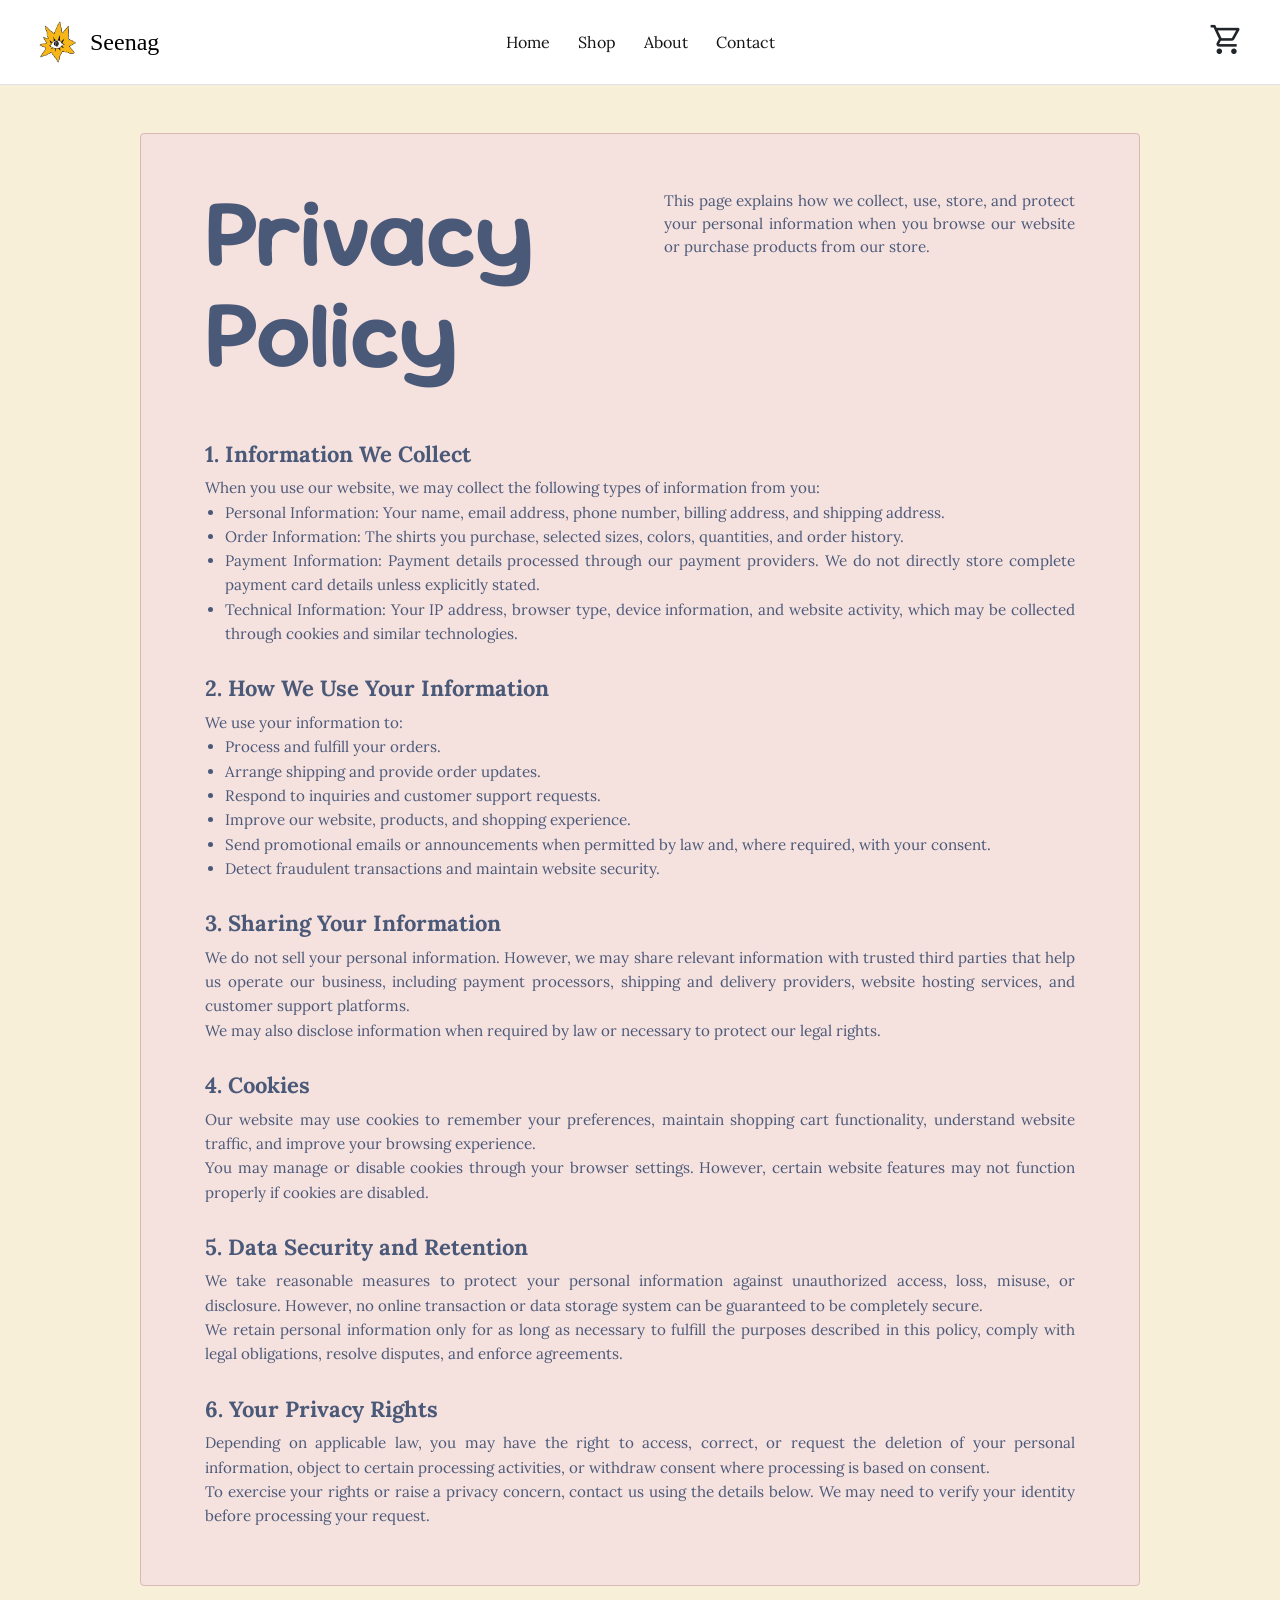
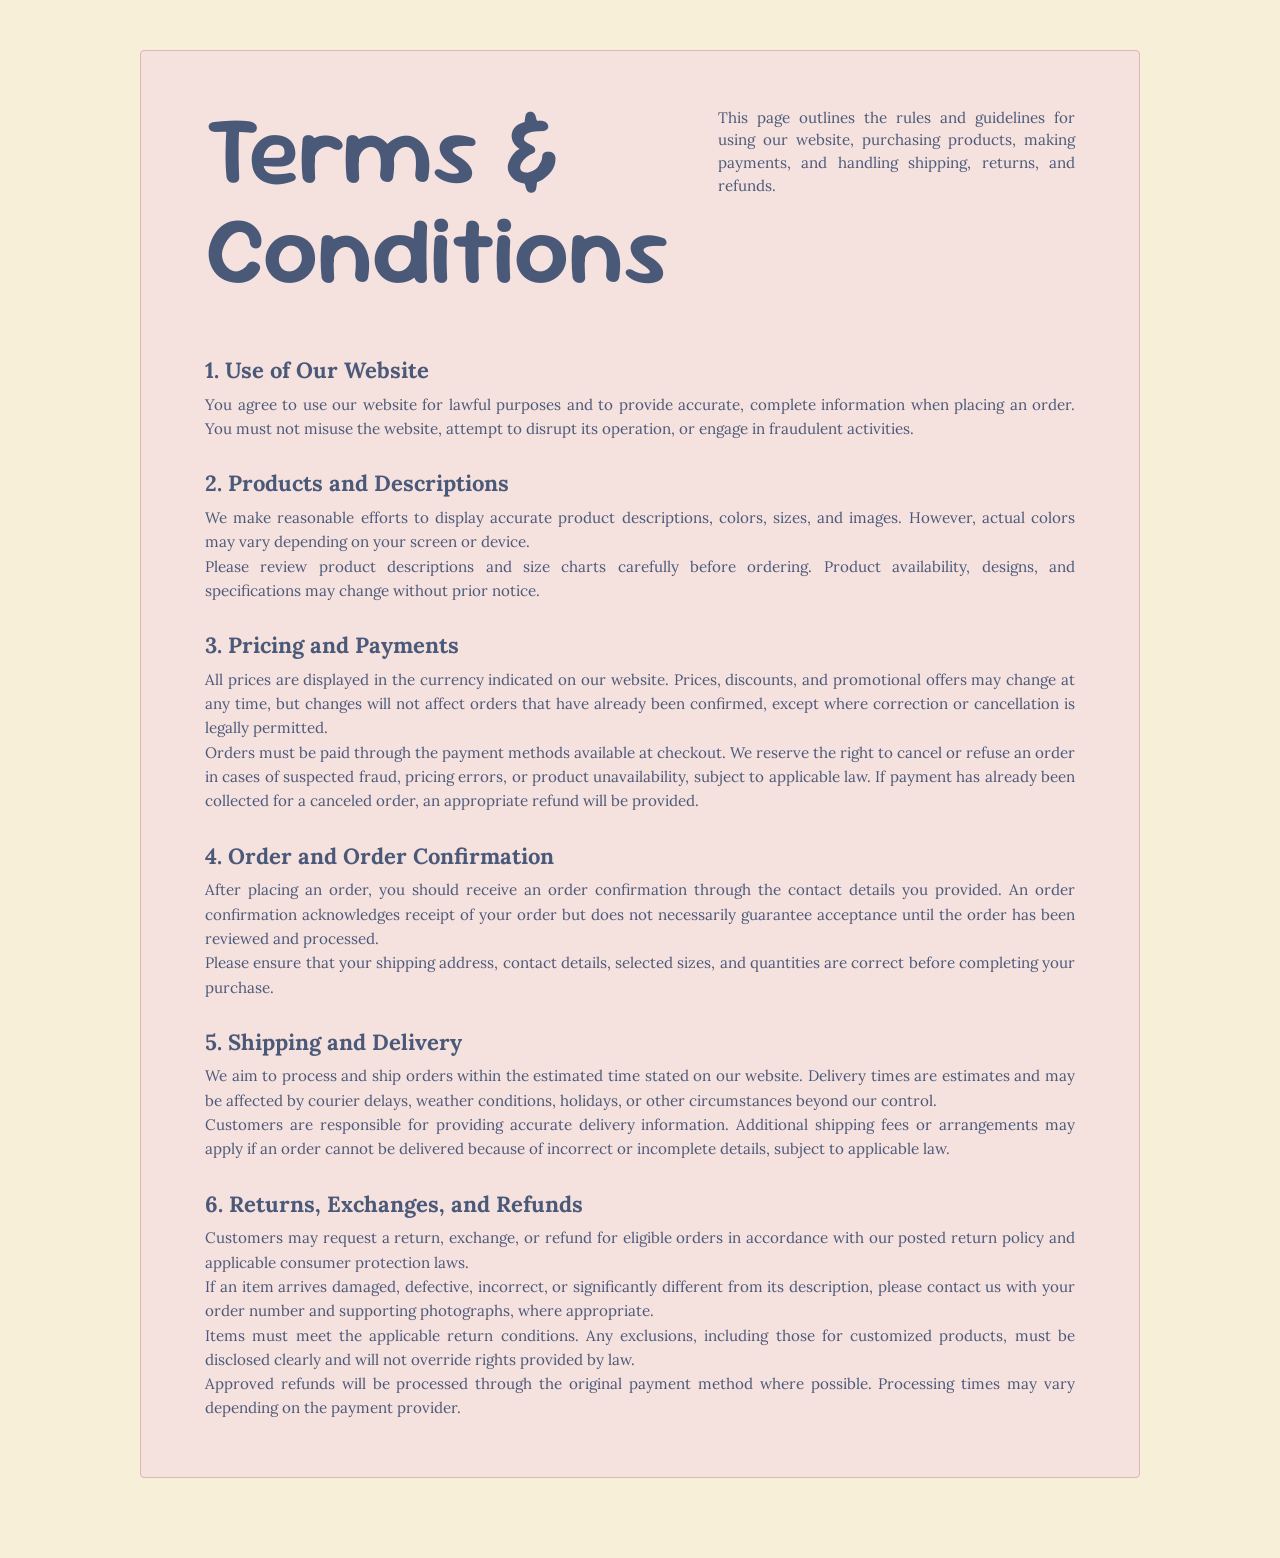
<file: privacyTerms.html>
<!DOCTYPE html>
<html lang="en">
<head>
    <meta charset="UTF-8">
    <meta name="viewport" content="width=device-width, initial-scale=1.0">
    <meta name="description" content="Seenag's Privacy Policy and Terms &amp; Conditions.">
    <title>Privacy Policy &amp; Terms | Seenag</title>

    <link rel="icon" type="image/svg+xml" href="data:image/svg+xml,%3Csvg xmlns='http://www.w3.org/2000/svg' viewBox='0 0 24 24'%3E%3Cpolygon points='12,2 15,9 22,9 17,14 19,21 12,17 5,21 7,14 2,9 9,9' fill='%23F9B716'/%3E%3C/svg%3E">

    <!-- Google Fonts -->
    <link rel="preconnect" href="https://fonts.googleapis.com">
    <link rel="preconnect" href="https://fonts.gstatic.com" crossorigin>
    <link href="https://fonts.googleapis.com/css2?family=Inter:wght@400;500;600&family=Libre+Caslon+Condensed:ital,wght@0,400;0,500&family=Lora:ital,wght@0,400;0,500;0,600;0,700;1,400&family=Sour+Gummy:ital,wght@0,400;0,600;0,700;0,800;1,400;1,600;1,800&display=swap" rel="stylesheet">

    <!-- Icons -->
    <link href="https://fonts.googleapis.com/css2?family=Material+Symbols+Outlined" rel="stylesheet">

    <!-- Bootstrap -->
    <link rel="stylesheet" href="https://cdn.jsdelivr.net/npm/bootstrap@5.3.3/dist/css/bootstrap.min.css" integrity="sha384-QWTKZyjpPEjISv5WaRU9OFeRpok6YctnYmDr5pNlyT2bRjXh0JMhjY6hW+ALEwIH" crossorigin="anonymous">

    <!-- Styles -->
    <link rel="stylesheet" href="css/privTerms.css">
</head>
<body>

    <a class="skip-link" href="#main-content">Skip to main content</a>

    <header>
        <nav class="navbar border-bottom px-4 py-3" aria-label="Main navigation">
            <div class="container-fluid">

                <span class="navbar-brand brand fs-4">
                    <img src="images/seenag-logo.png" alt="Seenag logo" style="height:42px; vertical-align:-13px; margin-right:6px;">
                    Seenag
                </span>

                <div class="nav-links d-flex gap-3 align-items-center">
                    <a href="index.html" class="nav-link-custom" aria-current="page">Home</a>
                    <a href="shop.html" class="nav-link-custom">Shop</a>
                    <a href="about.html" class="nav-link-custom">About</a>
                    <a href="contact.html" class="nav-link-custom">Contact</a>
                </div>

                <a href="checkout.html" class="text-dark text-decoration-none" aria-label="View checkout">
                    <span class="material-symbols-outlined">shopping_cart</span>
                </a>

            </div>
        </nav>
    </header>

    <main id="main-content" class="LegalPage" tabindex="-1">

        <h1 class="visually-hidden">Legal Information</h1>

        <!-- PRIVACY POLICY CARD -->
        <section id="privacy" class="LegalCard" aria-labelledby="privacy-title">

            <div class="LegalHeader">
                <h2 id="privacy-title">Privacy Policy</h2>
                <p>This page explains how we collect, use, store, and protect your personal information when you browse our website or purchase products from our store.</p>
            </div>

            <h3>1. Information We Collect</h3>
            <p>When you use our website, we may collect the following types of information from you:</p>
            <ul>
                <li>Personal Information: Your name, email address, phone number, billing address, and shipping address.</li>
                <li>Order Information: The shirts you purchase, selected sizes, colors, quantities, and order history.</li>
                <li>Payment Information: Payment details processed through our payment providers. We do not directly store complete payment card details unless explicitly stated.</li>
                <li>Technical Information: Your IP address, browser type, device information, and website activity, which may be collected through cookies and similar technologies.</li>
            </ul>

            <h3>2. How We Use Your Information</h3>
            <p>We use your information to:</p>
            <ul>
                <li>Process and fulfill your orders.</li>
                <li>Arrange shipping and provide order updates.</li>
                <li>Respond to inquiries and customer support requests.</li>
                <li>Improve our website, products, and shopping experience.</li>
                <li>Send promotional emails or announcements when permitted by law and, where required, with your consent.</li>
                <li>Detect fraudulent transactions and maintain website security.</li>
            </ul>

            <h3>3. Sharing Your Information</h3>
            <p>We do not sell your personal information. However, we may share relevant information with trusted third parties that help us operate our business, including payment processors, shipping and delivery providers, website hosting services, and customer support platforms.</p>
            <p>We may also disclose information when required by law or necessary to protect our legal rights.</p>

            <h3>4. Cookies</h3>
            <p>Our website may use cookies to remember your preferences, maintain shopping cart functionality, understand website traffic, and improve your browsing experience.</p>
            <p>You may manage or disable cookies through your browser settings. However, certain website features may not function properly if cookies are disabled.</p>

            <h3>5. Data Security and Retention</h3>
            <p>We take reasonable measures to protect your personal information against unauthorized access, loss, misuse, or disclosure. However, no online transaction or data storage system can be guaranteed to be completely secure.</p>
            <p>We retain personal information only for as long as necessary to fulfill the purposes described in this policy, comply with legal obligations, resolve disputes, and enforce agreements.</p>

            <h3>6. Your Privacy Rights</h3>
            <p>Depending on applicable law, you may have the right to access, correct, or request the deletion of your personal information, object to certain processing activities, or withdraw consent where processing is based on consent.</p>
            <p>To exercise your rights or raise a privacy concern, contact us using the details below. We may need to verify your identity before processing your request.</p>

        </section>

        <!-- TERMS & CONDITIONS CARD -->
        <section id="terms" class="LegalCard" aria-labelledby="terms-title">

            <div class="LegalHeader">
                <h2 id="terms-title">Terms &amp; Conditions</h2>
                <p>This page outlines the rules and guidelines for using our website, purchasing products, making payments, and handling shipping, returns, and refunds.</p>
            </div>

            <h3>1. Use of Our Website</h3>
            <p>You agree to use our website for lawful purposes and to provide accurate, complete information when placing an order. You must not misuse the website, attempt to disrupt its operation, or engage in fraudulent activities.</p>

            <h3>2. Products and Descriptions</h3>
            <p>We make reasonable efforts to display accurate product descriptions, colors, sizes, and images. However, actual colors may vary depending on your screen or device.</p>
            <p>Please review product descriptions and size charts carefully before ordering. Product availability, designs, and specifications may change without prior notice.</p>

            <h3>3. Pricing and Payments</h3>
            <p>All prices are displayed in the currency indicated on our website. Prices, discounts, and promotional offers may change at any time, but changes will not affect orders that have already been confirmed, except where correction or cancellation is legally permitted.</p>
            <p>Orders must be paid through the payment methods available at checkout. We reserve the right to cancel or refuse an order in cases of suspected fraud, pricing errors, or product unavailability, subject to applicable law. If payment has already been collected for a canceled order, an appropriate refund will be provided.</p>

            <h3>4. Order and Order Confirmation</h3>
            <p>After placing an order, you should receive an order confirmation through the contact details you provided. An order confirmation acknowledges receipt of your order but does not necessarily guarantee acceptance until the order has been reviewed and processed.</p>
            <p>Please ensure that your shipping address, contact details, selected sizes, and quantities are correct before completing your purchase.</p>

            <h3>5. Shipping and Delivery</h3>
            <p>We aim to process and ship orders within the estimated time stated on our website. Delivery times are estimates and may be affected by courier delays, weather conditions, holidays, or other circumstances beyond our control.</p>
            <p>Customers are responsible for providing accurate delivery information. Additional shipping fees or arrangements may apply if an order cannot be delivered because of incorrect or incomplete details, subject to applicable law.</p>

            <h3>6. Returns, Exchanges, and Refunds</h3>
            <p>Customers may request a return, exchange, or refund for eligible orders in accordance with our posted return policy and applicable consumer protection laws.</p>
            <p>If an item arrives damaged, defective, incorrect, or significantly different from its description, please contact us with your order number and supporting photographs, where appropriate.</p>
            <p>Items must meet the applicable return conditions. Any exclusions, including those for customized products, must be disclosed clearly and will not override rights provided by law.</p>
            <p>Approved refunds will be processed through the original payment method where possible. Processing times may vary depending on the payment provider.</p>

        </section>

    </main>

</body>
</html>
</file>
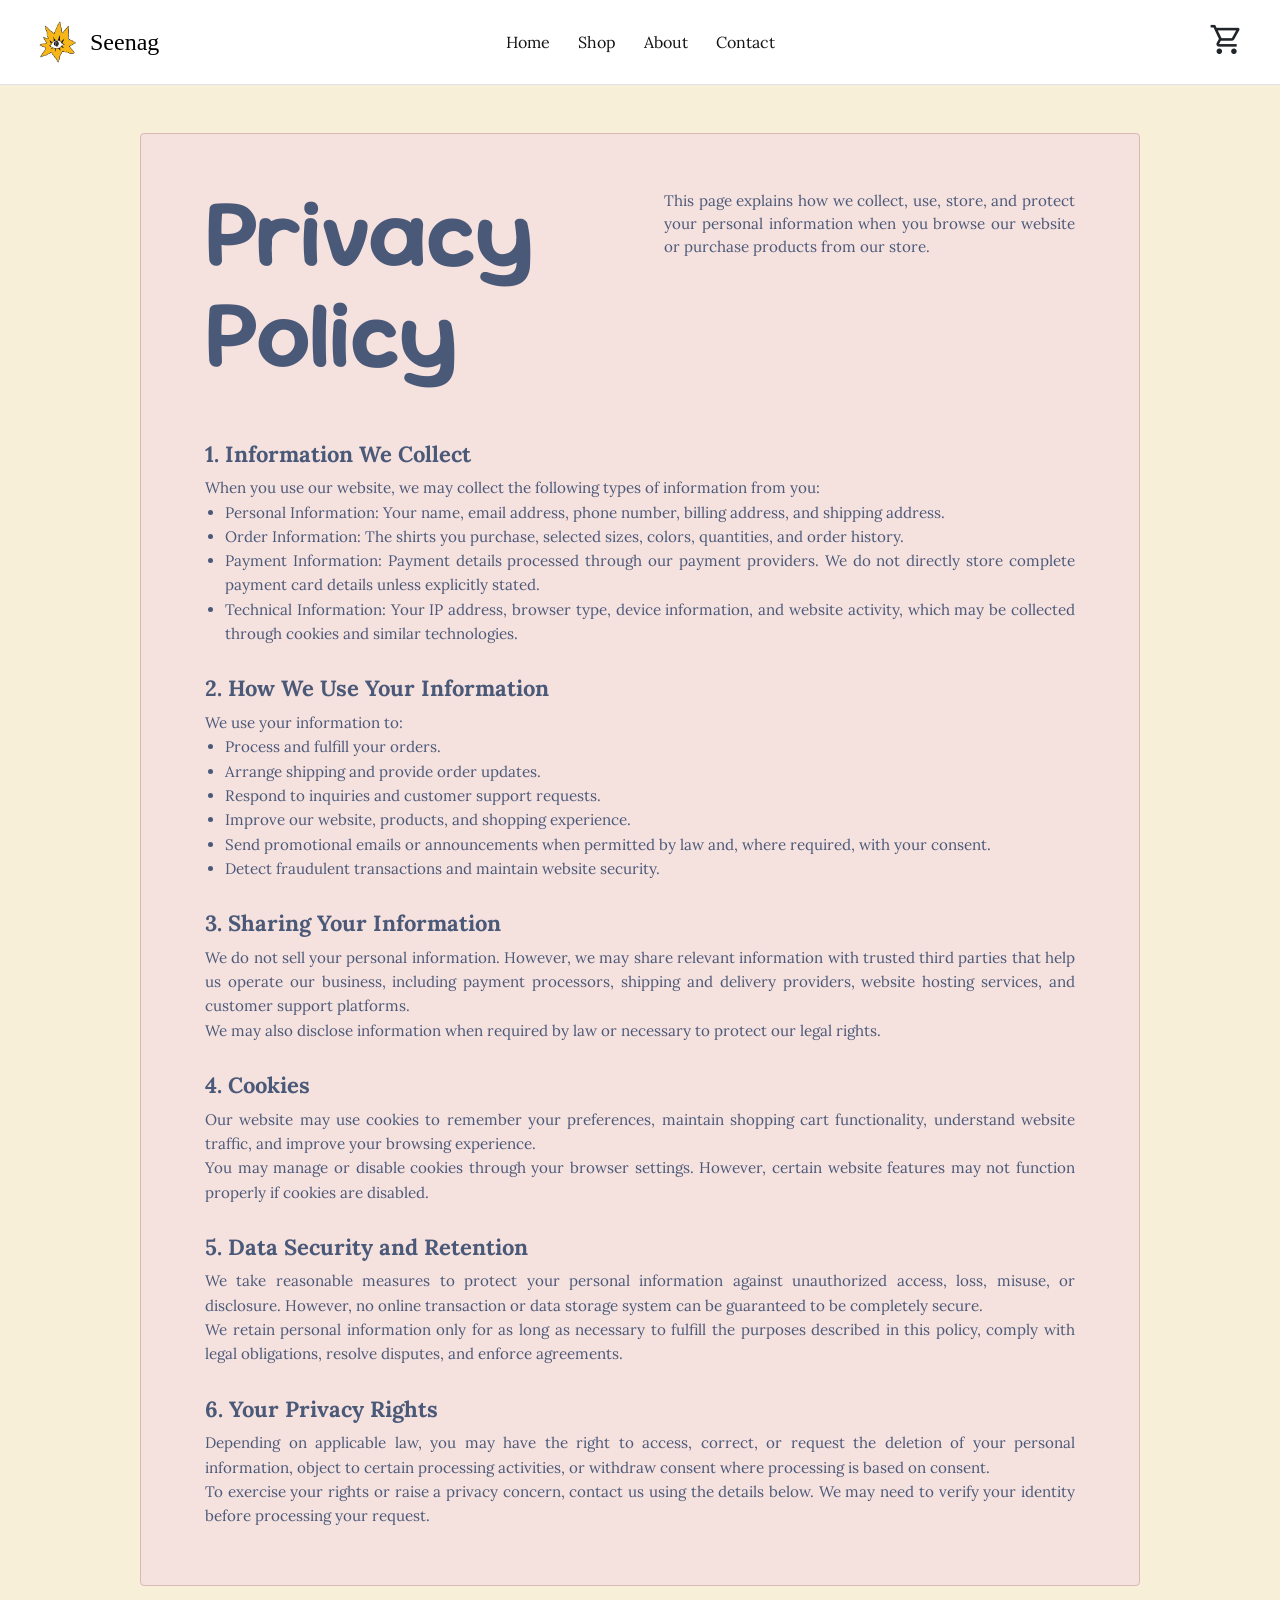
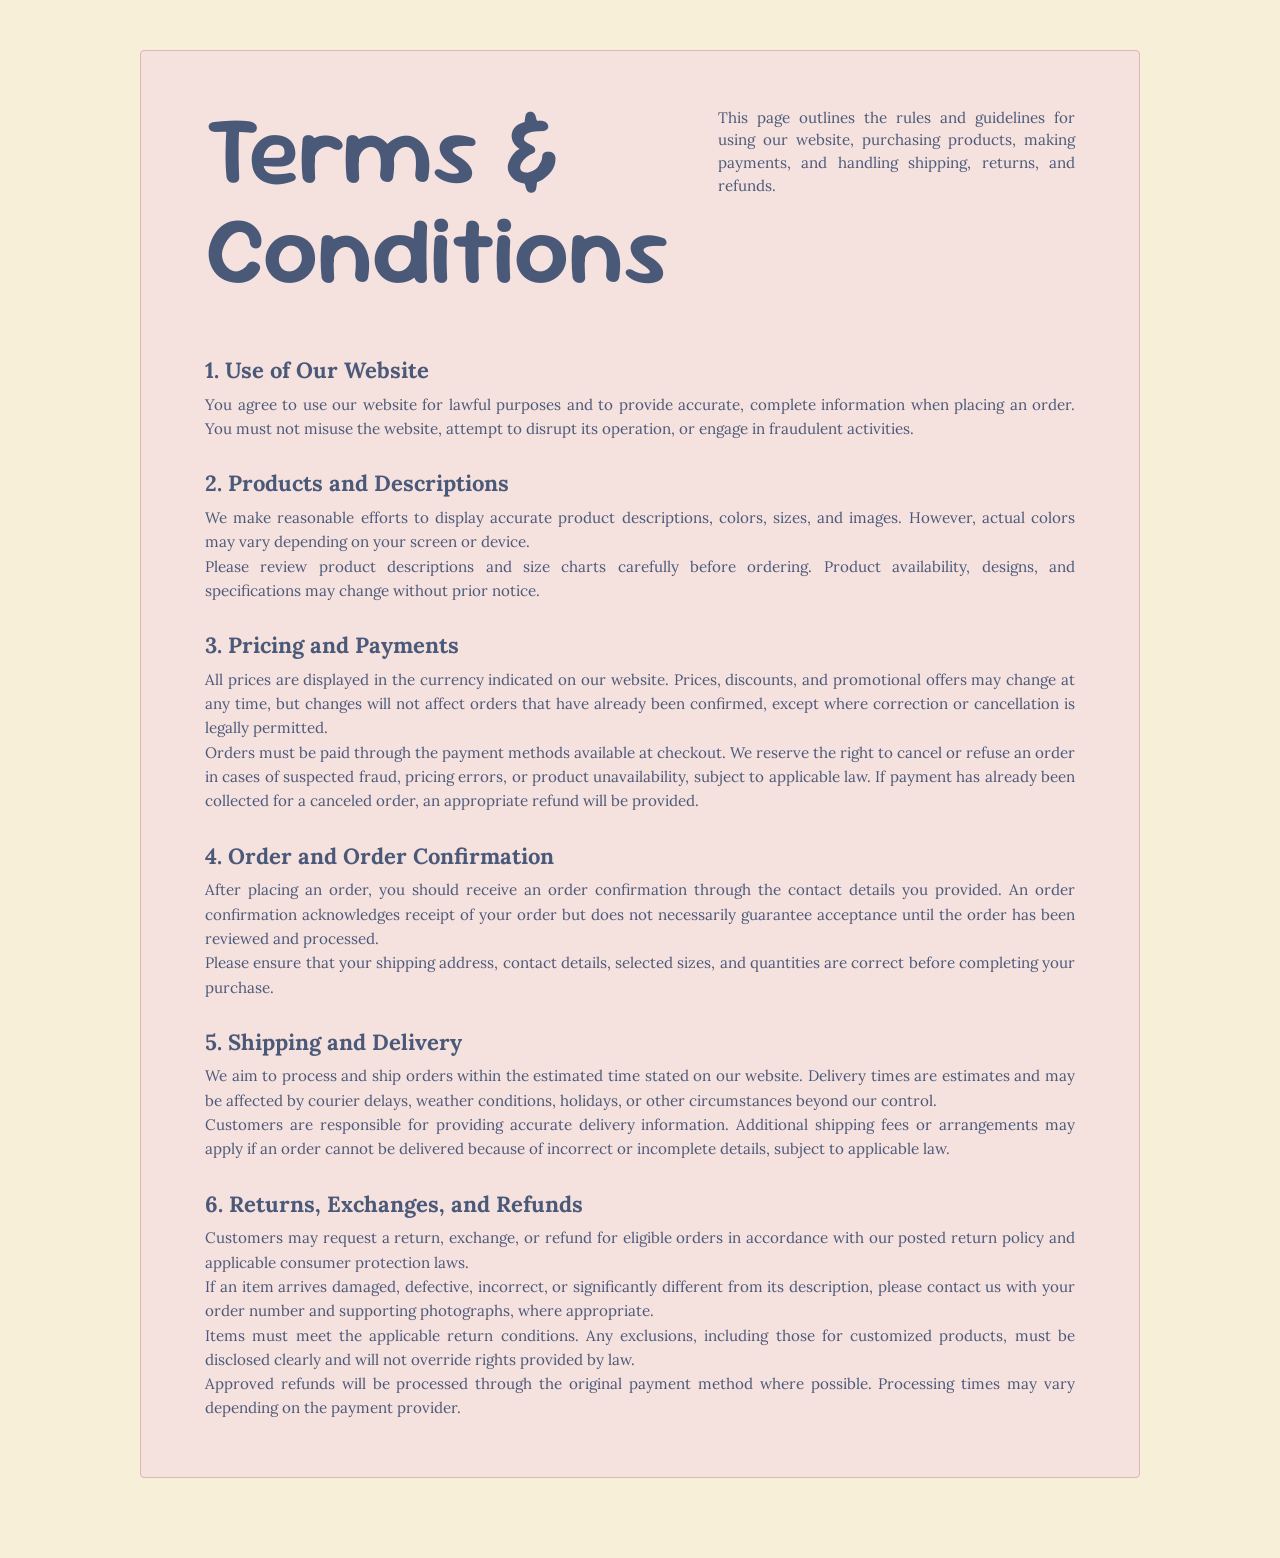
<file: privacyterms.html>
<!DOCTYPE html>
<html lang="en">
<head>
    <meta charset="UTF-8">
    <meta name="viewport" content="width=device-width, initial-scale=1.0">
    <meta name="description" content="Seenag's Privacy Policy and Terms &amp; Conditions.">
    <title>Privacy Policy &amp; Terms | Seenag</title>

    <link rel="icon" type="image/svg+xml" href="data:image/svg+xml,%3Csvg xmlns='http://www.w3.org/2000/svg' viewBox='0 0 24 24'%3E%3Cpolygon points='12,2 15,9 22,9 17,14 19,21 12,17 5,21 7,14 2,9 9,9' fill='%23F9B716'/%3E%3C/svg%3E">

    <!-- Google Fonts -->
    <link rel="preconnect" href="https://fonts.googleapis.com">
    <link rel="preconnect" href="https://fonts.gstatic.com" crossorigin>
    <link href="https://fonts.googleapis.com/css2?family=Inter:wght@400;500;600&family=Libre+Caslon+Condensed:ital,wght@0,400;0,500&family=Lora:ital,wght@0,400;0,500;0,600;0,700;1,400&family=Sour+Gummy:ital,wght@0,400;0,600;0,700;0,800;1,400;1,600;1,800&display=swap" rel="stylesheet">

    <!-- Icons -->
    <link href="https://fonts.googleapis.com/css2?family=Material+Symbols+Outlined" rel="stylesheet">

    <!-- Bootstrap -->
    <link rel="stylesheet" href="https://cdn.jsdelivr.net/npm/bootstrap@5.3.3/dist/css/bootstrap.min.css" integrity="sha384-QWTKZyjpPEjISv5WaRU9OFeRpok6YctnYmDr5pNlyT2bRjXh0JMhjY6hW+ALEwIH" crossorigin="anonymous">

    <!-- Styles -->
    <link rel="stylesheet" href="css/privTerms.css">
</head>
<body>

    <a class="skip-link" href="#main-content">Skip to main content</a>

    <header>
        <nav class="navbar border-bottom px-4 py-3" aria-label="Main navigation">
            <div class="container-fluid">

                <span class="navbar-brand brand fs-4">
                    <img src="images/seenag-logo.png" alt="Seenag logo" style="height:42px; vertical-align:-13px; margin-right:6px;">
                    Seenag
                </span>

                <div class="nav-links d-flex gap-3 align-items-center">
                    <a href="index.html" class="nav-link-custom" aria-current="page">Home</a>
                    <a href="shop.html" class="nav-link-custom">Shop</a>
                    <a href="about.html" class="nav-link-custom">About</a>
                    <a href="contact.html" class="nav-link-custom">Contact</a>
                </div>

                <a href="checkout.html" class="text-dark text-decoration-none" aria-label="View checkout">
                    <span class="material-symbols-outlined">shopping_cart</span>
                </a>

            </div>
        </nav>
    </header>

    <main id="main-content" class="LegalPage" tabindex="-1">

        <h1 class="visually-hidden">Legal Information</h1>

        <!-- PRIVACY POLICY CARD -->
        <section id="privacy" class="LegalCard" aria-labelledby="privacy-title">

            <div class="LegalHeader">
                <h2 id="privacy-title">Privacy Policy</h2>
                <p>This page explains how we collect, use, store, and protect your personal information when you browse our website or purchase products from our store.</p>
            </div>

            <h3>1. Information We Collect</h3>
            <p>When you use our website, we may collect the following types of information from you:</p>
            <ul>
                <li>Personal Information: Your name, email address, phone number, billing address, and shipping address.</li>
                <li>Order Information: The shirts you purchase, selected sizes, colors, quantities, and order history.</li>
                <li>Payment Information: Payment details processed through our payment providers. We do not directly store complete payment card details unless explicitly stated.</li>
                <li>Technical Information: Your IP address, browser type, device information, and website activity, which may be collected through cookies and similar technologies.</li>
            </ul>

            <h3>2. How We Use Your Information</h3>
            <p>We use your information to:</p>
            <ul>
                <li>Process and fulfill your orders.</li>
                <li>Arrange shipping and provide order updates.</li>
                <li>Respond to inquiries and customer support requests.</li>
                <li>Improve our website, products, and shopping experience.</li>
                <li>Send promotional emails or announcements when permitted by law and, where required, with your consent.</li>
                <li>Detect fraudulent transactions and maintain website security.</li>
            </ul>

            <h3>3. Sharing Your Information</h3>
            <p>We do not sell your personal information. However, we may share relevant information with trusted third parties that help us operate our business, including payment processors, shipping and delivery providers, website hosting services, and customer support platforms.</p>
            <p>We may also disclose information when required by law or necessary to protect our legal rights.</p>

            <h3>4. Cookies</h3>
            <p>Our website may use cookies to remember your preferences, maintain shopping cart functionality, understand website traffic, and improve your browsing experience.</p>
            <p>You may manage or disable cookies through your browser settings. However, certain website features may not function properly if cookies are disabled.</p>

            <h3>5. Data Security and Retention</h3>
            <p>We take reasonable measures to protect your personal information against unauthorized access, loss, misuse, or disclosure. However, no online transaction or data storage system can be guaranteed to be completely secure.</p>
            <p>We retain personal information only for as long as necessary to fulfill the purposes described in this policy, comply with legal obligations, resolve disputes, and enforce agreements.</p>

            <h3>6. Your Privacy Rights</h3>
            <p>Depending on applicable law, you may have the right to access, correct, or request the deletion of your personal information, object to certain processing activities, or withdraw consent where processing is based on consent.</p>
            <p>To exercise your rights or raise a privacy concern, contact us using the details below. We may need to verify your identity before processing your request.</p>

        </section>

        <!-- TERMS & CONDITIONS CARD -->
        <section id="terms" class="LegalCard" aria-labelledby="terms-title">

            <div class="LegalHeader">
                <h2 id="terms-title">Terms &amp; Conditions</h2>
                <p>This page outlines the rules and guidelines for using our website, purchasing products, making payments, and handling shipping, returns, and refunds.</p>
            </div>

            <h3>1. Use of Our Website</h3>
            <p>You agree to use our website for lawful purposes and to provide accurate, complete information when placing an order. You must not misuse the website, attempt to disrupt its operation, or engage in fraudulent activities.</p>

            <h3>2. Products and Descriptions</h3>
            <p>We make reasonable efforts to display accurate product descriptions, colors, sizes, and images. However, actual colors may vary depending on your screen or device.</p>
            <p>Please review product descriptions and size charts carefully before ordering. Product availability, designs, and specifications may change without prior notice.</p>

            <h3>3. Pricing and Payments</h3>
            <p>All prices are displayed in the currency indicated on our website. Prices, discounts, and promotional offers may change at any time, but changes will not affect orders that have already been confirmed, except where correction or cancellation is legally permitted.</p>
            <p>Orders must be paid through the payment methods available at checkout. We reserve the right to cancel or refuse an order in cases of suspected fraud, pricing errors, or product unavailability, subject to applicable law. If payment has already been collected for a canceled order, an appropriate refund will be provided.</p>

            <h3>4. Order and Order Confirmation</h3>
            <p>After placing an order, you should receive an order confirmation through the contact details you provided. An order confirmation acknowledges receipt of your order but does not necessarily guarantee acceptance until the order has been reviewed and processed.</p>
            <p>Please ensure that your shipping address, contact details, selected sizes, and quantities are correct before completing your purchase.</p>

            <h3>5. Shipping and Delivery</h3>
            <p>We aim to process and ship orders within the estimated time stated on our website. Delivery times are estimates and may be affected by courier delays, weather conditions, holidays, or other circumstances beyond our control.</p>
            <p>Customers are responsible for providing accurate delivery information. Additional shipping fees or arrangements may apply if an order cannot be delivered because of incorrect or incomplete details, subject to applicable law.</p>

            <h3>6. Returns, Exchanges, and Refunds</h3>
            <p>Customers may request a return, exchange, or refund for eligible orders in accordance with our posted return policy and applicable consumer protection laws.</p>
            <p>If an item arrives damaged, defective, incorrect, or significantly different from its description, please contact us with your order number and supporting photographs, where appropriate.</p>
            <p>Items must meet the applicable return conditions. Any exclusions, including those for customized products, must be disclosed clearly and will not override rights provided by law.</p>
            <p>Approved refunds will be processed through the original payment method where possible. Processing times may vary depending on the payment provider.</p>

        </section>

    </main>

</body>
</html>
</file>
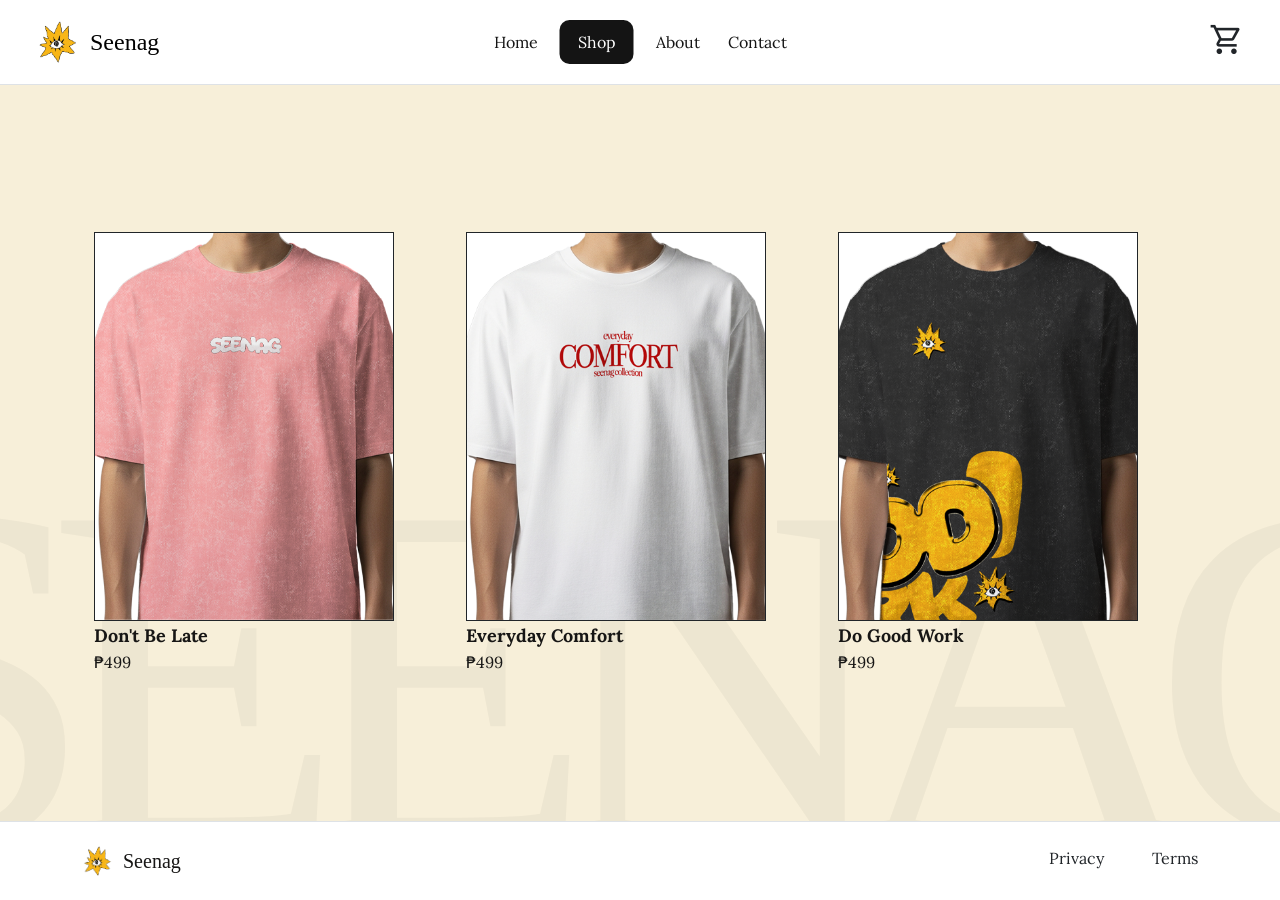
<file: shop.html>
<!DOCTYPE html>
<html lang="en">
<head>
    <meta charset="UTF-8">
    <meta name="viewport" content="width=device-width, initial-scale=1.0">
    <link href="https://cdn.jsdelivr.net/npm/bootstrap@5.3.0/dist/css/bootstrap.min.css" rel="stylesheet">
    <link href="https://fonts.googleapis.com/css2?family=Libre+Caslon+Condensed:ital,wght@0,400;0,500&family=Lora:wght@400;500;600;700&display=swap" rel="stylesheet">
    <link href="https://fonts.googleapis.com/css2?family=Material+Symbols+Outlined" rel="stylesheet">
    <link rel="stylesheet" href="css/shop.css">
    <title>Seenag | Shop</title>
</head>
<body class="min-vh-100 d-flex flex-column">
    <a class="skip-link" href="#main-content">Skip to main content</a>
  <header>
<nav class="navbar border-bottom px-4 py-3" aria-label="Main navigation">
  <div class="container-fluid">
    <span class="navbar-brand brand fs-4">
      <img src="images/seenag-logo.png" alt="Seenag logo" style="height:42px; vertical-align:-13px; margin-right:6px;">
        Seenag
    </span>

    <div class="nav-links d-flex gap-3 align-items-center">
      <a href="index.html" class="nav-link-custom">Home</a>
      <a href="shop.html" class="nav-link-custom nav-pill">Shop</a>
      <a href="about.html" class="nav-link-custom">About</a>
      <a href="contact.html" class="nav-link-custom">Contact</a>
    </div>

    <a href="checkout.html" class="text-dark text-decoration-none" aria-label="View cart">
  <span class="material-symbols-outlined">shopping_cart</span>
  </a>
  </div>
</nav>
  </header>

    <main id="main-content" tabindex="-1" class="d-flex flex-column flex-grow-1">
        <section class="catalog position-relative d-flex align-items-center overflow-hidden flex-grow-1 px-3 px-md-5 py-4 py-md-5" id="shop" aria-label="Shop tees">
    <h1 class="visually-hidden">Shop tees</h1>
    <div class="big-seenag" aria-hidden="true">SEENAG</div>
    <div class="container product-grid position-relative z-1">
            <div class="container product-grid position-relative z-1">
                <div class="row row-cols-3 g-3 g-md-4">
                <article class="product-card col">
                    <a class="d-block border border-dark bg-white" href="dontbelate.html" aria-label="View Don't Be Late tee">
                        <img class="img-fluid d-block object-fit-cover" src="images/dontbelate-front.png" alt="Pink Don't Be Late tee">
                    </a>
                    <h2 class="mt-1 mb-1 fw-bold">Don't Be Late</h2>
                    <p class="mb-0">₱499</p>
                </article>
                <article class="product-card col">
                    <a class="d-block border border-dark bg-white" href="everydaycomfort.html" aria-label="View Everyday Comfort tee">
                        <img class="img-fluid d-block object-fit-cover" src="images/everydaycomfort-front.png" alt="White Everyday Comfort tee">
                    </a>
                    <h2 class="mt-1 mb-1 fw-bold">Everyday Comfort</h2>
                    <p class="mb-0">₱499</p>
                </article>
                <article class="product-card col">
                    <a class="d-block border border-dark bg-white" href="dogoodwork.html" aria-label="View Do Good Work tee">
                        <img class="img-fluid d-block object-fit-cover" src="images/dogoodwork-front.png" alt="Black Do Good Work tee">
                    </a>
                    <h2 class="mt-1 mb-1 fw-bold">Do Good Work</h2>
                    <p class="mb-0">₱499</p>
                </article>
                </div>
            </div>
        </section>

    </main>

  <footer class="py-4 border-top">
    <div class="container">
      <div class="d-flex justify-content-between align-items-start flex-wrap gap-3">
        <span class="brand fs-5">
           <img src="images/seenag-logo.png" alt="" style="height:30px; vertical-align:-8px; margin-right:6px;">
           Seenag
        </span>
        <div class="d-flex gap-5">
          <a href="privacyterms.html" class="text-dark text-decoration-none">Privacy</a>
          <a href="privacyterms.html" class="text-dark text-decoration-none">Terms</a>
        </div>
      </div>
    </div>
  </footer>

</body>
</html>
</file>
<file: css/home.css>
:root {
  --brand-olive: #859A62;
  --brand-berry: #E44A78;
  --brand-butter: #FAEB92;
  --brand-cream: #F8EFD9;
  --brand-navy: #4B5979;
  --brand-amber: #F9B716;
  --brand-rose: #F69BB6;
  --brand-sky: #AFD1EF;
  --brand-gray: #D9D9D9;
  --brand-berry-dark: #A31846;
}

body {
  font-family: 'Lora', serif;
  color: #111111;
  background-color: #ffffff;
  font-size: 1rem;
  line-height: 1.75;
}

::selection {
  background-color: var(--brand-butter);
  color: #111111;
}

.skip-link {
  position: absolute;
  top: -60px;
  left: 16px;
  background: #111111;
  color: #ffffff;
  padding: 12px 18px;
  z-index: 9999;
  font-size: 1rem;
  font-weight: 600;
  text-decoration: none;
  border-radius: 4px;
  transition: top 0.2s ease;
}

.skip-link:focus {
  top: 16px;
  outline: 3px solid var(--brand-amber);
  outline-offset: 2px;
}

a:focus-visible,
button:focus-visible,
[tabindex="0"]:focus-visible,
.nav-link-custom:focus-visible {
  outline: 3px solid #1a2233 !important;
  outline-offset: 3px !important;
}

.font-sour-gummy {
  font-family: 'Sour Gummy', cursive, sans-serif;
}

.font-lora {
  font-family: 'Lora', serif;
}

/* HEADER / NAVBAR */
header {
  line-height: 1.5;
}

.brand {
  font-family: 'Libre Caslon Condensed', serif;
  font-weight: 500;
}

.material-symbols-outlined {
  font-size: 35px;
}

.navbar .container-fluid {
  position: relative;
}

.nav-links {
  position: absolute;
  left: 50%;
  transform: translateX(-50%);
}

@media (max-width: 767px) {
  .nav-links {
    position: static;
    transform: none;
  }
}

.nav-link-custom {
  font-family: 'Lora', serif;
  color: #141414;
  text-decoration: none;
  display: inline-flex;
  align-items: center;
  min-height: 44px;
  padding: 0 6px;
}

.nav-link-custom:hover {
  text-decoration: underline;
}

.nav-pill {
  background: #141414;
  color: #fff;
  border-radius: 10px;
  padding: 0 18px;
}

.nav-pill:hover {
  color: #fff;
}

/* FOOTER */
footer {
  line-height: 1.5;

}

.site-footer {
  min-height: 117px;
  padding: 16px 0;

}

.footer-inner {
  display: grid;
  grid-template-columns: 66.2% 15.6% auto;
  align-items: start;

}

.footer-brand {
  display: inline-flex;
  align-items: center;
  gap: 7px;
  padding-left: 52px;
  margin-top: 4px;
  font-family: 'Libre Caslon Condensed', serif;
  font-size: 1rem;
  min-height: 44px;
  justify-self: start;

}

.footer-logo {
  width: 22px;
  height: 22px;

}

.footer-link {
  font-family: 'Lora', serif;
  font-size: 1rem;
  line-height: 22px;
  display: inline-flex;
  align-items: center;
  min-height: 44px;
  justify-self: start;

}

@media (max-width: 575px) {
  .footer-inner {
    display: flex;
    justify-content: space-between;
    padding-right: 24px;
  }
  .footer-brand {
    padding-left: 24px;
    margin-right: auto;
  }
  .footer-link {
    margin-left: 24px;
  }
}

/* SHARED SECTION HEADING */
.section-title {
  font-family: 'Sour Gummy', cursive, sans-serif;
  font-weight: 600;
  font-size: clamp(2.25rem, 6vw, 4.5rem);
  line-height: 1.1;
  color: var(--brand-navy);
  text-align: center;
  margin: 0 0 2rem;
}

/* HERO */
.hero-section {
  position: relative;
  overflow: hidden;
  background-color: #fffcf6;
}

.hero-img {
  position: absolute;
  inset: 0;
  width: 100%;
  height: 100%;
  object-fit: cover;
  display: block;
}

/* Light overlay */
.hero-overlay {
  position: absolute;
  inset: 0;
  background: rgba(255, 252, 246, 0.8);
}

.hero-content {
  position: relative; 
  min-height: 480px;
  display: flex;
  flex-direction: column;
  justify-content: space-between;
  align-items: flex-start;
  padding: 5rem 4rem 3rem;
}

.hero-title {
  font-family: 'Sour Gummy', cursive, sans-serif;
  font-weight: 600;
  font-size: clamp(2.5rem, 6vw, 4.5rem);
  line-height: 1.1;
  color: var(--brand-navy);
  margin: 0 0 1rem;
}

.hero-subtitle {
  font-family: 'Lora', serif;
  font-weight: 700;
  font-size: 1.25rem;
  line-height: 1.5;
  color: var(--brand-navy);
  margin: 0;
}

.btn-browse {
  display: inline-block;
  width: min(100%, 18rem);
  min-height: 44px;
  padding: 0.9rem 2.5rem;
  background-color: var(--brand-navy);
  color: #ffffff;
  font-family: 'Lora', serif;
  font-size: 0.95rem;
  line-height: 1.5;
  text-align: center;
  text-decoration: none;
  border-radius: 6px;
}

.btn-browse:hover {
  background-color: #3a4660;
  color: #ffffff;
}

/* TEES */
.tees-section {
  background-color: var(--brand-cream);
  padding: 3rem 0 4rem;
}

.tee img {
  width: 100%;
  background-color: #fff;
  aspect-ratio: 4 / 5;
  object-fit: cover;
  display: block;
  border: 1px solid #333;
  margin-bottom: 1rem;
}

.tee-title {
  font-family: 'Lora', serif;
  font-weight: 700;
  font-size: 1.5rem;
  line-height: 1.3;
  color: var(--brand-navy);
  margin: 0;
}

.tee-price {
  font-family: 'Lora', serif;
  font-weight: 400;
  color: var(--brand-navy);
  margin: 0;
}

/* WHAT IS SEENAG - speech bubbles*/
.about-section {
  background-color: #ffffff;
  padding: 3rem 0 5rem;
}

.bubbles {
  display: flex;
  flex-direction: column;
  gap: clamp(1rem, 2vw, 1.75rem);
  max-width: 82rem;
  list-style: none;
  margin: 0 auto;
  padding: 0 clamp(1rem, 3.5vw, 3rem);
}

.bubble {
  position: relative;
  max-width: calc(100% - var(--bubble-indent, 0rem));
  width: fit-content;
  padding: .6em 1.1em;
  background-color: var(--brand-butter);
  color: var(--brand-navy);
  font-weight: 700;
  font-size: clamp(1.15rem, 2.05vw, 1.75rem);
  line-height: 1.4;
  border-radius: 2rem;
}

/* little speech-bubble tail */
.bubble::after {
  content: "";
  position: absolute;
  bottom: -2px;
  width: 22px;
  height: 16px;
  background-color: var(--brand-butter);
}

.bubble-left {
  align-self: flex-start;
}

.bubble-left::after {
  left: -4px;
  clip-path: polygon(100% 0, 100% 100%, 0 100%);
}

.bubble-right {
  align-self: flex-end;
}

.bubble-right::after {
  right: -4px;
  clip-path: polygon(0 0, 100% 100%, 0 100%);
}

.bubble-indent {
  --bubble-indent: clamp(1rem, 5vw, 5rem);
  margin-left: var(--bubble-indent);
}

/* REVIEWS */
.reviews-section {
  background-color: var(--brand-cream);
  padding: 3rem 0 4rem;
}

.reviews {
  list-style: none;
  margin: 0;
  padding: 0;
  text-align: center;
}

.review-icon {
  font-size: 56px; /* overrides the 35px cart size */
  color: var(--brand-navy);
  line-height: 1;
}

.reviews p {
  margin: 0.5rem 0 0;
  font-weight: 700;
  font-size: 1.5rem;
  color: var(--brand-navy);
}

/* FAQ */
.faq-section {
  background-color: #fff;
}

.faq-section > .section-title {
  padding: clamp(1.5rem, 3vw, 2.25rem) 1rem .25rem;
}

.faq-list {
  background-color: var(--brand-cream);
  padding-block: clamp(1.75rem, 3vw, 2.25rem) clamp(3rem, 6.25vw, 5rem);
}

.faq-inner {
  display: grid;
  gap: clamp(1.75rem, 3.5vw, 2.75rem);
  width: calc(100% - 2 * clamp(1.25rem, 7.3vw, 5.75rem));
  max-width: 67rem;
  margin: 0 auto;
  padding-left: 1.75rem;
  color: var(--brand-navy);
}

.faq-inner li::marker,
.faq-inner h3 {
  font-size: clamp(1.125rem, 1.6vw, 1.25rem);
  font-weight: 700;
}

.faq-inner h3 {
  line-height: 1.4;
  margin: 0 0 .75rem;
}

.faq-inner p {
  margin: 0;
  padding-left: clamp(0rem, 1.6vw, 1.25rem);
  line-height: 1.55;
  overflow-wrap: anywhere;
}

/* small screens */
@media (max-width: 767px) {
  .hero-content {
    padding: 3rem 1.5rem 2rem;
    gap: 2rem;
  }

  .btn-browse {
    width: 100%;
  }

  .tee {
    margin-bottom: 1rem;
  }

  .reviews li {
    margin-bottom: 1.5rem;
  }
}

@media (prefers-reduced-motion: reduce) {
  *, ::before, ::after {
    animation-duration: 0.01ms !important;
    animation-iteration-count: 1 !important;
    transition-duration: 0.01ms !important;
    scroll-behavior: auto !important;
  }
}
</file>
<file: css/about.css>
:root {
  --brand-olive: #859A62;
  --brand-berry: #E44A78;
  --brand-butter: #FAEB92;
  --brand-cream: #F8EFD9;
  --brand-navy: #4B5979;
  --brand-amber: #F9B716;
  --brand-rose: #F69BB6;
  --brand-sky: #AFD1EF;
  --brand-gray: #D9D9D9;
  --card-yellow-top: #F9B716;
  --brand-lavender: #EAB1ED;
  --brand-white: #FFFFFF;
  --brand-black: #000000;
  --bs-dark-rgb: 0, 0, 0;
  --bs-border-color: #D9D9D9;

}

body {
  font-family: 'Lora', serif;
  color: #000000;
  background-color: #ffffff;
  -webkit-font-smoothing: antialiased;
  font-size: 1rem;
  line-height: 1.75;

}

::selection {
  background-color: var(--brand-butter);
  color: #000000;

}

.skip-link {
  position: absolute;
  top: -60px;
  left: 16px;
  background: #000000;
  color: #ffffff;
  padding: 12px 18px;
  z-index: 9999;
  font-size: 1rem;
  font-weight: 600;
  text-decoration: none;
  border-radius: 4px;
  transition: top 0.2s ease;

}

.skip-link:focus {
  top: 16px;
  outline: 3px solid var(--brand-amber);
  outline-offset: 2px;

}

a:focus-visible,
button:focus-visible,
[tabindex="0"]:focus-visible,
.nav-link-custom:focus-visible,
.dot-btn-touch-area:focus-visible,
.order-cta-btn:focus-visible,
.footer-link:focus-visible {
  outline: 3px solid #000000 !important;
  outline-offset: 3px !important;

}

.font-sour-gummy {
  font-family: 'Sour Gummy', cursive, sans-serif;

}

.font-lora {
  font-family: 'Lora', serif;

}

header {
  line-height: 1.5;

}

.brand {
  font-family: 'Libre Caslon Condensed', serif;
  font-weight: 500;

}

.material-symbols-outlined {
  font-size: 35px;

}

.navbar .container-fluid {
  position: relative;

}

.nav-links {
  position: absolute;
  left: 50%;
  transform: translateX(-50%);

}

@media (max-width: 767px) {
  .nav-links {
    position: static;
    transform: none;

  }

}

.nav-link-custom {
  font-family: 'Lora', serif;
  color: #000000;
  text-decoration: none;
  display: inline-flex;
  align-items: center;
  min-height: 44px;
  padding: 0 6px;

}

.nav-link-custom:hover {
  text-decoration: underline;

}

.nav-pill {
  background: #000000;
  color: #fff;
  border-radius: 10px;
  padding: 0 18px;

}

.nav-pill:hover {
  color: #fff;

}

.hero-section {
  position: relative;
  width: 100%;
  height: 32.5rem;
  overflow: hidden;
  background-color: #000000;

}

.hero-img {
  width: 100%;
  height: 100%;
  object-fit: cover;
  object-position: center;

}

.hero-overlay {
  position: absolute;
  inset: 0;
  background: linear-gradient(to right, rgba(0,0,0,0.72) 0%, rgba(0,0,0,0.45) 50%, rgba(0,0,0,0.15) 100%);
  pointer-events: none;

}

.hero-title {
  position: absolute;
  bottom: 24px;
  left: 36px;
  font-family: 'Sour Gummy', cursive, sans-serif;
  font-size: 6.875rem;
  font-weight: 800;
  color: var(--brand-butter);
  line-height: 1;
  margin: 0;
  text-shadow: 0 4px 16px rgba(0, 0, 0, 0.7);
  user-select: none;

}

@media (min-width: 768px) {
  .hero-title {
    bottom: 32px;
    left: 56px;
    font-size: 7.75rem;

  }

}

@media (max-width: 576px) {
  .hero-section {
    height: 25rem;

  }
  .hero-title {
    font-size: 4.875rem;
    left: 20px;
    bottom: 18px;

  }

}

.section-title {
  font-family: 'Sour Gummy', cursive, sans-serif;
  font-size: 2.375rem;
  font-weight: 700;
  color: var(--brand-navy);
  letter-spacing: normal;

}

.bg-soft-blue {
  background-color: var(--brand-sky);

}

.bg-rose-pink {
  background-color: var(--brand-rose);
  overflow-x: hidden;

}

.img-rounded-16 {
  border-radius: 16px;
  object-fit: cover;
  width: 100%;
  box-shadow: 0 3px 12px rgba(0,0,0,0.04);

}

.card-value {
  background: #ffffff;
  border-radius: 24px;
  padding: 34px 28px;
  height: 100%;
  transition: transform 0.2s ease, box-shadow 0.2s ease;
  box-shadow: 0 2px 14px rgba(0,0,0,0.03);
  display: flex;
  flex-direction: column;

}

.card-value:hover {
  transform: translateY(-4px);
  box-shadow: 0 6px 20px rgba(0,0,0,0.06);

}

.card-value-yellow {
  border: 1.5px solid var(--brand-butter);
  border-top: 6px solid var(--card-yellow-top);

}

.card-value-pink {
  border: 1.5px solid #F69BB6;
  border-top: 6px solid var(--brand-berry);

}

.card-value-olive {
  border: 1.5px solid var(--brand-sky);
  border-top: 6px solid var(--brand-olive);

}

.card-illustration-wrap {
  width: 100%;
  height: 175px;
  display: flex;
  align-items: center;
  justify-content: center;
  margin-bottom: 22px;

}

.card-illustration-wrap img {
  max-height: 165px;
  width: auto;
  object-fit: contain;

}

.card-value-title {
  font-family: 'Sour Gummy', cursive, sans-serif;
  font-size: 1.35rem;
  font-weight: 700;
  color: var(--brand-navy);
  margin-bottom: 12px;

}

.card-value-desc {
  font-size: 1rem;
  line-height: 1.7;
  color: #000000;
  margin-bottom: 0;

}

.carousel-stack-container {
  position: relative;
  width: 100%;
  max-width: 710px;
  min-height: 21.25rem;
  margin: 0 auto;
  user-select: none;
  touch-action: pan-y;
  cursor: grab;

}

.carousel-stack-container:active {
  cursor: grabbing;

}

.carousel-card {
  position: absolute;
  top: 0;
  left: 0;
  width: 630px;
  max-width: 90%;
  min-height: 20.625rem;
  height: auto;
  background: #FFFFFF;
  border: 1.5px solid #000000;
  border-radius: 6px;
  padding: 36px 40px;
  box-shadow: 0 6px 20px rgba(0, 0, 0, 0.06);
  transition: transform 0.4s cubic-bezier(0.25, 1, 0.5, 1), opacity 0.4s ease, filter 0.4s ease;
  opacity: 0;
  pointer-events: none;
  transform: translateX(45px) scale(0.94);
  z-index: 10;

}

.carousel-card.active {
  opacity: 1;
  pointer-events: auto;
  transform: translateX(0) scale(1);
  z-index: 30;
  filter: blur(0px);

}

.carousel-card.next-preview {
  opacity: 0.72;
  transform: translateX(28px) scale(0.97);
  z-index: 20;
  pointer-events: auto;
  cursor: pointer;
  filter: blur(0.3px);

}

.carousel-card.next-preview-2 {
  opacity: 0.42;
  transform: translateX(54px) scale(0.94);
  z-index: 10;
  pointer-events: auto;
  cursor: pointer;
  filter: blur(0.8px);

}

.carousel-card-title {
  font-family: 'Sour Gummy', cursive, sans-serif;
  font-size: 1.45rem;
  font-weight: 700;
  color: var(--brand-olive);
  margin-bottom: 12px;

}

.carousel-card-desc {
  font-size: 1rem;
  color: #000000;
  line-height: 1.65;

}

.dot-btn-touch-area {
  min-width: 44px;
  min-height: 44px;
  display: inline-flex;
  align-items: center;
  justify-content: center;
  background: transparent;
  border: none;
  padding: 0;
  cursor: pointer;

}

.dot-btn {
  width: 14px;
  height: 14px;
  border-radius: 50%;
  border: 1.5px solid var(--brand-navy);
  padding: 0;
  background-color: #ffffff;
  transition: all 0.25s ease;
  pointer-events: none;
  display: inline-block;

}

.dot-btn-touch-area.active .dot-btn {
  background-color: var(--brand-butter);
  border: 1.5px solid #000000;

}

.order-cta-btn {
  background-color: var(--brand-berry);
  color: #000000 !important;
  font-family: 'Sour Gummy', cursive, sans-serif;
  font-size: 1.0625rem;
  font-weight: 700;
  padding: 14px 38px;
  min-height: 48px;
  border-radius: 8px;
  border: 2px solid #000000;
  box-shadow: 0 4px 10px rgba(0,0,0,0.15);
  text-decoration: none;
  display: inline-flex;
  align-items: center;
  justify-content: center;
  transition: background-color 0.2s ease, transform 0.1s ease;

}

.order-cta-btn:hover {
  background-color: var(--brand-navy);
  color: #ffffff !important;

}

.order-cta-btn:active {
  transform: translateY(1px);

}

@media (max-width: 640px) {
  .carousel-stack-container {
    min-height: 26.25rem;

  }
  .carousel-card {
    min-height: 25rem;
    padding: 24px;

  }

}

footer {
  line-height: 1.5;

}

.site-footer {
  min-height: 117px;
  padding: 16px 0;

}

.footer-inner {
  display: grid;
  grid-template-columns: 66.2% 15.6% auto;
  align-items: start;

}

.footer-brand {
  display: inline-flex;
  align-items: center;
  gap: 7px;
  padding-left: 52px;
  margin-top: 4px;
  font-family: 'Libre Caslon Condensed', serif;
  font-size: 1rem;
  min-height: 44px;
  justify-self: start;

}

.footer-logo {
  width: 22px;
  height: 22px;

}

.footer-link {
  font-family: 'Lora', serif;
  font-size: 1rem;
  line-height: 22px;
  display: inline-flex;
  align-items: center;
  min-height: 44px;
  justify-self: start;

}

@media (max-width: 575px) {
  .footer-inner {
    display: flex;
    justify-content: space-between;
    padding-right: 24px;

  }
  .footer-brand {
    padding-left: 24px;
    margin-right: auto;

  }
  .footer-link {
    margin-left: 24px;

  }

}

@media (prefers-reduced-motion: reduce) {
  *, ::before, ::after {
    animation-duration: 0.01ms !important;
    animation-iteration-count: 1 !important;
    transition-duration: 0.01ms !important;
    scroll-behavior: auto !important;
  }
  .card-value:hover {
    transform: none;
  }
}
</file>
<file: css/contact.css>
:root {
  --color-banner-pink: #F69BB6;
  --color-slate-navy: #4B5979;
  --color-faq-heading: #4B5979;
  --color-berry-pink: #E44A78;
  --color-powder-blue: #AFD1EF;
  --color-star-yellow: #F9B716;
  --color-focus: #000000;
  --color-placeholder: #4B5979;
  --color-error: #E44A78;
  --color-olive: #859A62;
  --color-butter: #FAEB92;
  --color-cream: #F8EFD9;
  --color-lavender: #EAB1ED;
  --color-white: #FFFFFF;
  --color-gray: #D9D9D9;
  --color-black: #000000;
  --bs-dark-rgb: 0, 0, 0;
  --bs-border-color: #D9D9D9;

}

body {
  font-family: 'Lora', serif;
  color: #000000;
  background-color: #ffffff;
  -webkit-font-smoothing: antialiased;
  margin: 0;
  padding: 0;

}

:focus-visible {
  outline: 3px solid var(--color-focus) !important;
  outline-offset: 3px !important;

}

.skip-link {
  position: absolute;
  top: -9999px;
  left: 1rem;
  z-index: 9999;
  padding: 0.75rem 1.25rem;
  background-color: #000000;
  color: #ffffff;
  font-family: 'Lora', serif;
  font-weight: 600;
  text-decoration: none;
  border-radius: 4px;

}

.skip-link:focus {
  top: 1rem;

}

.font-sour-gummy {
  font-family: 'Sour Gummy', sans-serif !important;

}

.font-lora {
  font-family: 'Lora', serif !important;

}

.brand-title {
  font-family: 'Sour Gummy', sans-serif;
  font-size: 2.75rem;
  font-weight: 700;
  color: var(--color-slate-navy);
  line-height: 1.2;

}

.brand-subhead {
  font-family: 'Sour Gummy', sans-serif;
  font-weight: 700;
  color: var(--color-slate-navy);

}

.faq-title {
  color: var(--color-faq-heading);
  font-size: 2.35rem;
  line-height: 1.25;
  max-width: 600px;

}

header {
  line-height: 1.5;

}

.brand {
  font-family: 'Libre Caslon Condensed', serif;
  font-weight: 500;

}

.material-symbols-outlined {
  font-size: 35px;

}

.navbar .container-fluid {
  position: relative;

}

.nav-links {
  position: absolute;
  left: 50%;
  transform: translateX(-50%);

}

@media (max-width: 767px) {
  .nav-links {
    position: static;
    transform: none;

  }

}

.nav-link-custom {
  font-family: 'Lora', serif;
  color: #000000;
  text-decoration: none;
  display: inline-flex;
  align-items: center;
  min-height: 44px;
  padding: 0 6px;

}

.nav-link-custom:hover {
  text-decoration: underline;

}

.nav-pill {
  background: #000000;
  color: #fff;
  border-radius: 10px;
  padding: 0 18px;

}

.nav-pill:hover {
  color: #fff;

}

.banner-section {
  background-color: var(--color-banner-pink);
  padding: 52px 20px 50px;

}

.banner-container {
  max-width: 900px;

}

.main-content-container {
  max-width: 1080px;

}

.contact-card-box {
  border: 2px solid var(--color-slate-navy);
  border-radius: 28px;
  padding: 40px 38px;
  background-color: #ffffff;
  box-shadow: 0 4px 14px rgba(75, 89, 121, 0.04);

}

.custom-input-label {
  font-family: 'Sour Gummy', sans-serif;
  font-size: 1rem;
  font-weight: 600;
  color: var(--color-slate-navy);
  margin-bottom: 6px;
  display: block;

}

.required-legend {
  font-family: 'Lora', serif;
  font-size: 1rem;
  color: var(--color-slate-navy);
  margin-bottom: 1.25rem;

}

.form-control-custom {
  border: 1.5px solid var(--color-slate-navy);
  border-radius: 10px;
  padding: 10px 16px;
  font-family: 'Lora', serif;
  font-size: 1rem;
  color: #000000;
  width: 100%;
  background-color: #ffffff;
  outline: none;
  display: block;
  resize: vertical;
  transition: border-color 0.2s ease, box-shadow 0.2s ease;

}

.form-control-custom:focus {
  border-color: var(--color-berry-pink);
  box-shadow: 0 0 0 3px #F69BB6;

}

.form-control-custom::placeholder {
  color: var(--color-placeholder);
  opacity: 1;

}

.form-control-custom[aria-invalid="true"] {
  border-color: var(--color-error);
  box-shadow: 0 0 0 3px #F69BB6;

}

.field-error {
  display: none;
  font-family: 'Lora', serif;
  font-size: 1rem;
  font-weight: 600;
  color: #000000;
  margin-top: 6px;
  align-items: center;
  gap: 6px;

}

.field-error.show {
  display: flex;

}

.field-error-icon {
  font-weight: bold;
  color: var(--color-error);

}

.btn-submit-berry {
  background-color: var(--color-berry-pink);
  color: #000000;
  font-family: 'Sour Gummy', sans-serif;
  font-size: 1.1rem;
  font-weight: 700;
  border-radius: 10px;
  padding: 14px 20px;
  border: none;
  width: 100%;
  min-height: 48px;
  letter-spacing: 0.2px;
  transition: background-color 0.2s ease, transform 0.1s ease;

}

.btn-submit-berry:hover {
  background-color: var(--color-slate-navy);
  color: #ffffff;

}

.btn-submit-berry:active {
  transform: scale(0.99);

}

.form-status {
  font-family: 'Lora', serif;
  font-size: 1rem;
  line-height: 1.5;
  margin-top: 14px;
  margin-bottom: 0;

}

.form-status.success {
  color: #000000;
  font-weight: 600;

}

.form-status.error {
  color: #000000;
  font-weight: 600;
  
}

.reach-us-body {
  line-height: 1.6;

}

.reach-us-link {
  font-family: 'Lora', serif;
  font-size: 1rem;
  color: #000000;
  text-decoration: underline;
  display: inline-flex;
  align-items: center;
  min-height: 44px;
  padding: 4px 0;

}

.reach-us-link:hover {
  color: var(--color-slate-navy);

}

.faq-section {
  background-color: var(--color-powder-blue);
  padding: 85px 0 95px;

}

.faq-container {
  max-width: 1160px;

}

.faq-subtitle {
  color: #000000;
  font-size: 1.05rem;

}

.order-card-box {
  background-color: #ffffff;
  border: 2px solid var(--color-slate-navy);
  border-radius: 22px;
  padding: 38px 34px;

}

.order-card-body {
  font-size: 1rem;
  line-height: 1.6;
  color: #000000;

}

.btn-order-outline {
  border: 2px solid var(--color-slate-navy);
  border-radius: 8px;
  padding: 12px 24px;
  font-family: 'Sour Gummy', sans-serif;
  font-size: 1.1rem;
  font-weight: 700;
  color: var(--color-slate-navy);
  background-color: transparent;
  width: 100%;
  min-height: 48px;
  transition: all 0.2s ease;
  text-decoration: none;
  display: inline-flex;
  align-items: center;
  justify-content: center;
  text-align: center;

}

.btn-order-outline:hover {
  background-color: var(--color-slate-navy);
  color: #ffffff;

}

.faq-accordion-wrapper h3 {
  margin: 0;
  padding: 0;

}

.faq-item-row {
  border-bottom: 1.5px solid var(--color-slate-navy);
  padding-top: 14px;
  padding-bottom: 16px;

}

.faq-toggle-button {
  background: none;
  border: none;
  padding: 8px 0;
  width: 100%;
  min-height: 44px;
  text-align: left;
  display: flex;
  align-items: flex-start;
  gap: 12px;
  cursor: pointer;

}

.faq-arrow {
  display: inline-flex;
  align-items: center;
  justify-content: center;
  color: #000000;
  font-size: 13px;
  line-height: 1;
  margin-top: 6px;
  transition: transform 0.2s ease;
  transform: rotate(0deg);

}

.faq-toggle-button[aria-expanded="false"] .faq-arrow {
  transform: rotate(180deg);
  color: #000000;

}

.faq-question-text {
  font-family: 'Sour Gummy', sans-serif;
  font-size: 1.15rem;
  font-weight: 700;
  color: #000000;
  line-height: 1.35;
  transition: color 0.2s ease;

}

.faq-toggle-button[aria-expanded="false"] .faq-question-text {
  color: #000000;

}

.faq-answer-body {
  font-family: 'Lora', serif;
  font-size: 1rem;
  color: #000000;
  line-height: 1.6;
  padding-left: 25px;
  padding-top: 8px;

}

.faq-answer-body a {
  color: #000000;
  text-decoration: underline;

}

footer {
  line-height: 1.5;

}

.site-footer {
  min-height: 117px;
  padding: 16px 0;

}

.footer-inner {
  display: grid;
  grid-template-columns: 66.2% 15.6% auto;
  align-items: start;

}

.footer-brand {
  display: inline-flex;
  align-items: center;
  gap: 7px;
  padding-left: 52px;
  margin-top: 4px;
  font-family: 'Libre Caslon Condensed', serif;
  font-size: 1rem;
  min-height: 44px;
  justify-self: start;

}

.footer-logo {
  width: 22px;
  height: 22px;

}

.footer-link {
  font-family: 'Lora', serif;
  font-size: 1rem;
  line-height: 22px;
  display: inline-flex;
  align-items: center;
  min-height: 44px;
  justify-self: start;

}

@media (max-width: 575px) {
  .footer-inner {
    display: flex;
    justify-content: space-between;
    padding-right: 24px;

  }
  .footer-brand {
    padding-left: 24px;
    margin-right: auto;

  }
  .footer-link {
    margin-left: 24px;

  }

}

@media (max-width: 575px) {
  .brand-title {
    font-size: 2.15rem;

  }
  .faq-title {
    font-size: 1.85rem;

  }
  .contact-card-box {
    padding: 26px 20px;
    border-radius: 20px;

  }
  .order-card-box {
    padding: 26px 20px;

  }

}

@media (prefers-reduced-motion: reduce) {
  *, ::before, ::after {
    animation-duration: 0.01ms !important;
    animation-iteration-count: 1 !important;
    transition-duration: 0.01ms !important;
    scroll-behavior: auto !important;
  }
}

[data-purpose="info-block-email"] svg,
[data-purpose="info-block-phone"] svg {
  stroke: #000000;
}
</file>
<file: css/productpages.css>
body {
  font-family: 'Lora', serif;
  font-weight: 500;
  color: #141414;
  font-size: 1rem;
}

.brand {
  font-family: 'Libre Caslon Condensed', serif;
  font-weight: 500;
}

.display-title {
  font-family: 'Lora', serif;
  font-weight: 600;
  line-height: 0.95;
  font-size: 3.9rem;
}

p {
  line-height: 1.6;
}

/* HEADER / NAVBAR */
header {
  line-height: 1.5;
}

.brand {
  font-family: 'Libre Caslon Condensed', serif;
  font-weight: 500;
}

.material-symbols-outlined {
  font-size: 35px; /* cart size */
}

.navbar .container-fluid {
  position: relative;
}

.nav-links {
  position: absolute;
  left: 50%;
  transform: translateX(-50%);
}

@media (max-width: 767px) {
  .nav-links {
    position: static;
    transform: none;
  }
}

.nav-link-custom {
  font-family: 'Lora', serif;
  color: #141414;
  text-decoration: none;
  display: inline-flex;
  align-items: center;
  min-height: 44px;
  padding: 0 6px;
}

.nav-link-custom:hover {
  text-decoration: underline;
}

.nav-pill {
  background: #141414;
  color: #fff;
  border-radius: 10px;
  padding: 0 18px;
}

.nav-pill:hover {
  color: #fff;
}

/*PRODUCT PAGE */

.product-desc {
  font-size: 1.1rem; 
}

.order-btn {
  background-color: #F69BB6;   
  color: #000000;              
  border-radius: 0;
}

.order-btn:hover {
  background-color: #F69BB6;  
  color: #000000;
}

.thumb {
  width: 85px;
  height: 85px;
  object-fit: cover;
  cursor: pointer;
  border: 1px solid #000;
  transition: box-shadow 400ms ease-in-out, border 400ms ease-in-out, transform 400ms ease-in-out;
}

.active-thumb {
  box-shadow: 4px 6px 8px #00000050;
}

.col-lg-6 img {
  width: 100%;
  height: 500px;
  object-fit: contain;
  background: #f5f5f5;
}

.price {
  font-size: 2.2rem;
  font-weight: 600;
  margin-bottom: 1rem;
}

/*SIZE & QUANTITY*/
.btn-check:checked + .btn {
  background-color: #4B5979;
  color: #ffffff;
  border-color: #4B5979;
}

.btn-group {
  width: 100%;
}

.btn-group .btn {
  border-radius: 0;
  flex: 1;
    transition: background-color 400ms ease-in-out,
              color 400ms ease-in-out,
              border-color 400ms ease-in-out;
}

.input-group .btn,
.input-group .form-control {
  border-radius: 0;
}


.input-group .btn-outline-dark,
.btn-group .btn-outline-dark {
  --bs-btn-hover-bg: #4a5a85;            
  --bs-btn-hover-border-color: #4a5a85;
  --bs-btn-hover-color: #ffffff;      

  --bs-btn-active-bg: #3b4970;         
  --bs-btn-active-border-color: #3b4970;
  --bs-btn-active-color: #ffffff;
}

.input-group .btn {
  padding: 7.5px 30px;
}

/* YOU MAY ALSO LIKE */
.also-like {
  position: relative;
  overflow: hidden;
  padding: 4rem 0 3rem;
}

.also-like::before {
  content: "";
  position: absolute;
  left: 0;
  right: 0;
  bottom: 0;
  height: 42%;             
  background: #F69BB6;
  z-index: 1;              
}

.big-seenag {
  position: absolute;
  top: -3rem;
  left: 50%;
  transform: translateX(-50%);
  font-family: 'Libre Caslon Condensed', serif;
  font-weight: 400;
  font-size: 38vw;
  line-height: 1;
  letter-spacing: -3rem;
  color: rgba(0, 0, 0, 0.04);
  white-space: nowrap;
  pointer-events: none;
  z-index: 0;
}

.also-like .container {
  z-index: 2;             
}

.also-like-title {
  font-family: 'Lora', serif;
  font-weight: 700;
  margin-top: 2rem;
}

.like-card {
  display: block;
  background: #859A62;
  margin-top: 2rem;          
  padding: 1.7rem 1.7rem 0.75rem;
  color: #ffffff;
  text-decoration: none;
}

.like-card img {
  display: block;
  width: 100%;               
  aspect-ratio: 1 / 1;        
  object-fit: cover;
  margin: 0;                    
  border: 1px solid #999;
  background: #fff;
}
.like-name {
  font-family: 'Lora', serif;
  font-weight: 600;
  font-size: 1.4rem;
  margin: 2rem 0 0;
}

.like-price {
  margin: 0 0 1.2rem;
  font-size: 1.4rem;
  font-weight: 600;
}

/*ACCESSIBILITY / AID */
a:focus,
button:focus,
input:focus,
select:focus,
.btn:focus,
.btn-check:focus + .btn {
  outline: 5px solid #4B5979;
}

.btn-check + .btn:hover {
  background-color: #4a5a85;
  color: #ffffff;
  border-color: #4a5a85;
}
</file>
<file: css/privTerms.css>
:root {
  --brand-cream: #F8EFD9;
  --brand-navy: #4B5979;
  --brand-amber: #F9B716;
  --card-pink: #F5E1DE;
  --card-border: #D9B8B8;
}

/* MAIN */
body {
  font-family: 'Lora', serif;
  color: var(--brand-navy);
  background-color: var(--brand-cream);
  -webkit-font-smoothing: antialiased;
  font-size: 1rem;
  line-height: 1.6;
}

.skip-link {
  position: absolute;
  top: -60px;
  left: 16px;
  background: #111111;
  color: #ffffff;
  padding: 12px 18px;
  z-index: 9999;
  font-weight: 600;
  text-decoration: none;
  border-radius: 4px;
  transition: top 0.2s ease;
}

.skip-link:focus {
  top: 16px;
  outline: 3px solid var(--brand-amber);
  outline-offset: 2px;
}

a:focus-visible {
  outline: 3px solid #1a2233;
  outline-offset: 3px;
}

/* HEADER / NAVBAR */
header {
  background-color: #ffffff;
  line-height: 1.5;
}

.brand {
  font-family: 'Libre Caslon Condensed', serif;
  font-weight: 500;
}

.material-symbols-outlined {
  font-size: 35px;
}

.navbar .container-fluid {
  position: relative;
}

.nav-links {
  position: absolute;
  left: 50%;
  transform: translateX(-50%);
}

@media (max-width: 767px) {
  .nav-links {
    position: static;
    transform: none;
  }
}

.nav-link-custom {
  font-family: 'Lora', serif;
  color: #141414;
  text-decoration: none;
  display: inline-flex;
  align-items: center;
  min-height: 44px;
  padding: 0 6px;
}

.nav-link-custom:hover {
  text-decoration: underline;
}

/* Hides the h1 visually but keeps it for screen readers*/
.visually-hidden {
  position: absolute !important;
  width: 1px !important;
  height: 1px !important;
  padding: 0 !important;
  margin: -1px !important;
  overflow: hidden !important;
  clip: rect(0, 0, 0, 0) !important;
  white-space: nowrap !important;
  border: 0 !important;
}

/* LEGAL PAGE */
.LegalPage {
  padding: 3rem 1rem 5rem;
}

/* Pink square */
.LegalCard {
  display: block;
  box-sizing: border-box;
  max-width: 1000px;
  margin: 0 auto 4rem;
  padding: 3rem 4rem 3.5rem;
  background-color: #F5E1DE;
  border: 1px solid #D9B8B8;
  border-radius: 4px;
}

.LegalCard:last-of-type {
  margin-bottom: 0;
}

/* Big heading on the left, intro paragraph on the right */
.LegalHeader {
  display: flex;
  justify-content: space-between;
  align-items: flex-start;
  gap: 3rem;
  margin-bottom: 3.5rem;
}

.LegalHeader h2 {
  flex: 1 1 0;
  margin: 0;
  font-family: 'Sour Gummy', cursive, sans-serif;
  font-weight: 600;
  font-size: clamp(3rem, 8vw, 6rem);
  line-height: 1.05;
  color: var(--brand-navy);
}

.LegalHeader p {
  flex: 1 1 0;
  margin: 0;
  padding-top: 0.5rem;
  font-size: 1.25rem;
  line-height: 1.5;
  text-align: justify;
}

/* Section headings and body text */
.LegalCard h3 {
  margin: 1.75rem 0 0.5rem;
  font-family: 'Lora', serif;
  font-weight: 700;
  font-size: 1.375rem;
  line-height: 1.3;
  color: var(--brand-navy);
}

.LegalCard h3:first-of-type {
  margin-top: 0;
}

.LegalCard p,
.LegalCard li {
  font-size: 0.95rem;
  text-align: justify;
}

.LegalCard p {
  margin: 0;
}

.LegalCard ul {
  margin: 0;
  padding-left: 1.25rem;
}

/* Tablet and phone */
@media (max-width: 767px) {
  .LegalPage {
    padding: 2rem 0.75rem 3rem;
  }

  .LegalCard {
    padding: 2rem 1.25rem;
    margin-bottom: 2rem;
  }

  .LegalHeader {
    flex-direction: column;
    gap: 1rem;
    margin-bottom: 2rem;
  }

  .LegalHeader p {
    font-size: 1.1rem;
    padding-top: 0;
  }

  /* justified text creates uneven gaps on narrow screens */
  .LegalHeader p,
  .LegalCard p,
  .LegalCard li {
    text-align: left;
  }
}

@media (prefers-reduced-motion: reduce) {
  *, ::before, ::after {
    animation-duration: 0.01ms !important;
    animation-iteration-count: 1 !important;
    transition-duration: 0.01ms !important;
    scroll-behavior: auto !important;
  }
}
</file>
<file: css/shop.css>
:root {
    color-scheme: light;
    --cream: #f7efd9;
    --ink: #171615;
}

body {
    color: var(--ink);
    font-family: "Lora", serif;
}

.skip-link {
    position: fixed;
    top: 8px;
    left: 8px;
    z-index: 10;
    padding: 8px 12px;
    transform: translateY(-150%);
    background: #fff;
    color: var(--ink);
}

.skip-link:focus {
    transform: translateY(0);
}

/* HEADER / NAVBAR */
header {
  line-height: 1.5;
}

.brand {
  font-family: 'Libre Caslon Condensed', serif;
  font-weight: 500;
}

.material-symbols-outlined {
  font-size: 35px; /* cart size */
}

.navbar .container-fluid {
  position: relative;
}

.nav-links {
  position: absolute;
  left: 50%;
  transform: translateX(-50%);
}

@media (max-width: 767px) {
  .nav-links {
    position: static;
    transform: none;
  }
}

.nav-link-custom {
  font-family: 'Lora', serif;
  color: #141414;
  text-decoration: none;
  display: inline-flex;
  align-items: center;
  min-height: 44px;
  padding: 0 6px;
}

.nav-link-custom:hover {
  text-decoration: underline;
}

.nav-pill {
  background: #141414;
  color: #fff;
  border-radius: 10px;
  padding: 0 18px;
}

.nav-pill:hover {
  color: #fff;
}

/* FOOTER LOGO */

.brand {
    font-size: 12px;
}

.header-logo {
    width: 22px;
    height: 22px;
}

/* SHOP CATALOG */

.catalog {
    min-height: 249px;
    background: var(--cream);
}

.product-grid {
    max-width: 1140px;
}

.product-card img {
    aspect-ratio: .77;
    object-position: center top;
}

.product-card h2 {
    font-size: 16px;
}

.product-card p {
    font-size: 14px;
}

@media (min-width: 768px) {
    .product-card > a {
        width: min(100%, 300px);
        margin-right: auto;
    }

    .product-card img {
        width: min(100%, 300px);
        margin-inline: auto;
    }

    .product-card h2 {
        font-size: 18px;
    }

    .product-card p {
        font-size: 16px;
    }
}

@media (min-width: 1200px) {
    .catalog {
        min-height: min(60vh, 500px);
    }
}

@media (max-width: 767.98px) {
    .product-grid .row > .product-card {
        width: 100%;
    }

    .product-card > a {
        width: min(100%, 300px);
        margin-right: auto;
    }

    .product-card img {
        width: min(100%, 300px);
        margin-inline: auto;
    }
}

/* FOOTER */

.big-seenag {
    position: absolute;
    bottom: -0.2em;
    left: 50%;
    transform: translateX(-50%);
    font-family: 'Libre Caslon Condensed', serif;
    font-weight: 400;
    font-size: 38vw;
    line-height: 1;
    letter-spacing: -3rem;
    color: rgba(0, 0, 0, 0.04);
    white-space: nowrap;
    pointer-events: none;
    z-index: 0;
}

.site-footer {
    min-height: 57px;
    font-size: 10px;
}

.social-links a {
    width: 20px;
    height: 20px;
    box-shadow: inset 0 0 0 1px #777;
}
</file>
